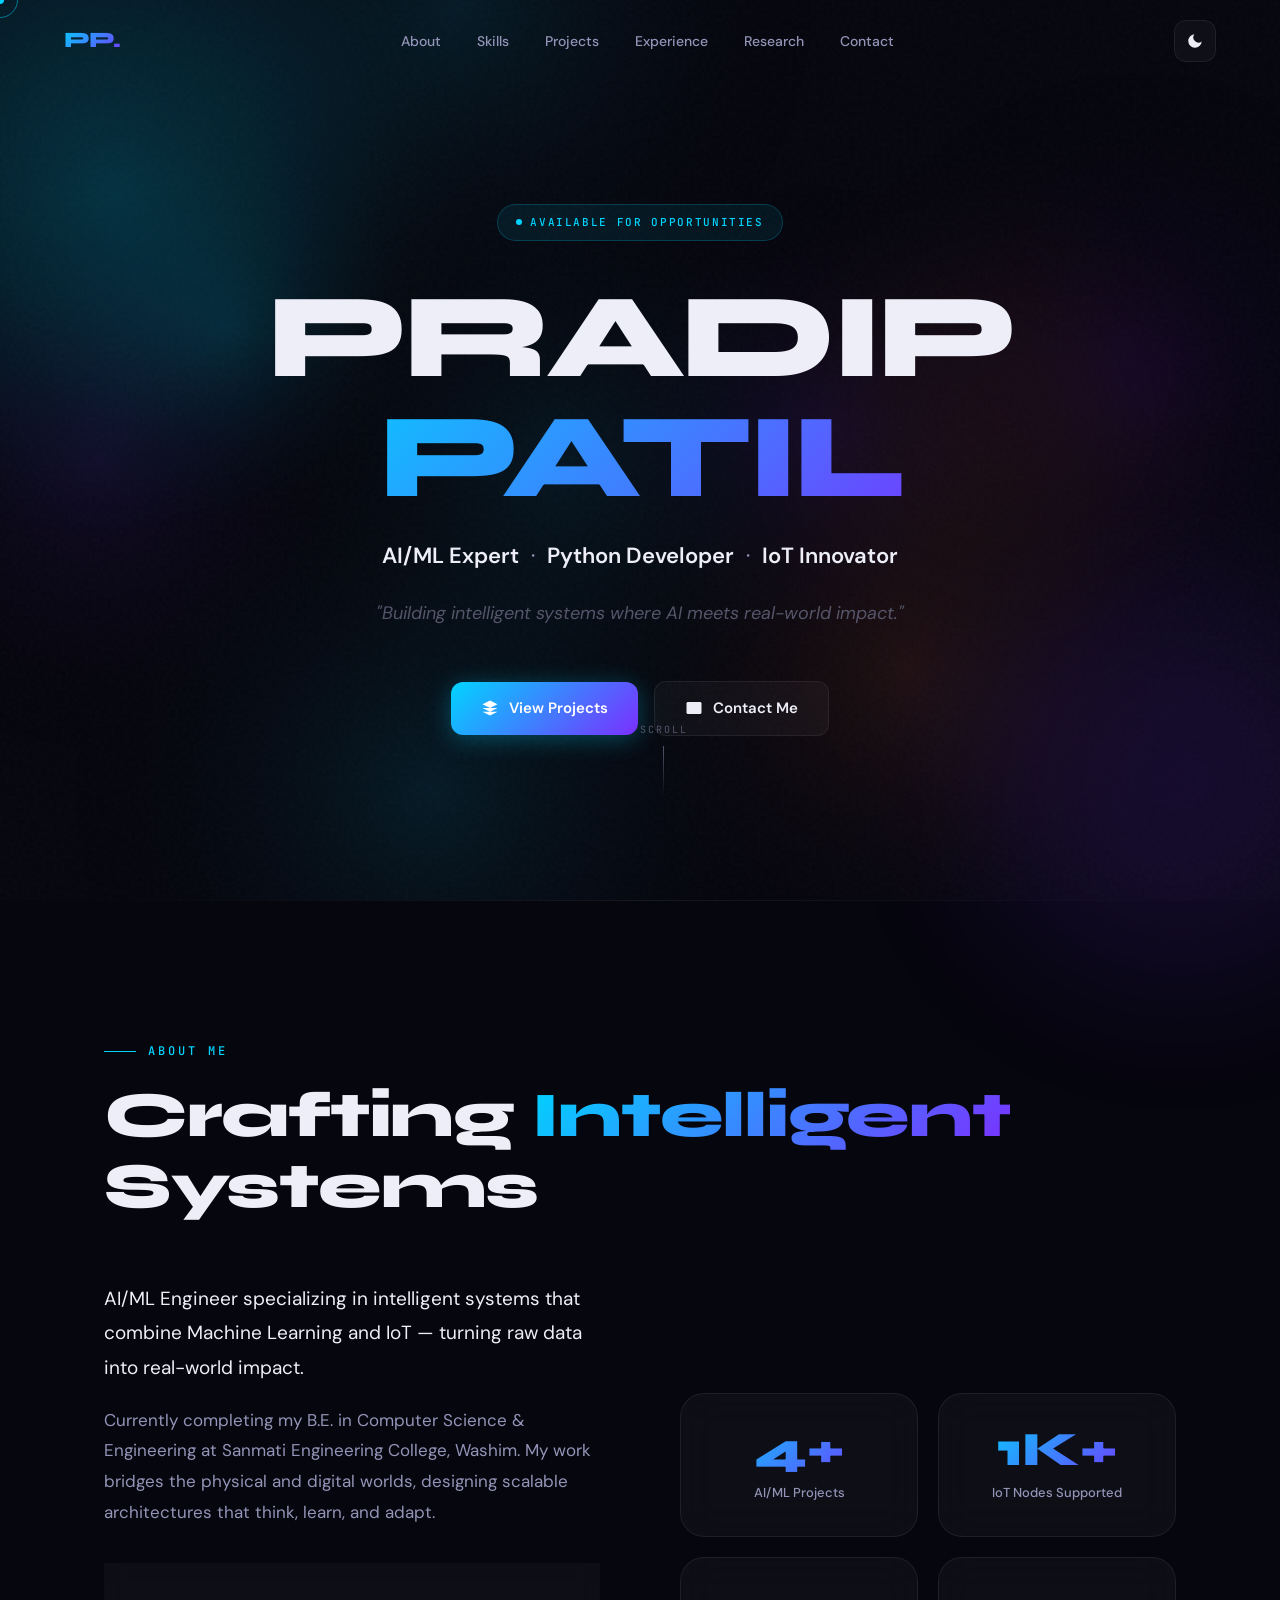
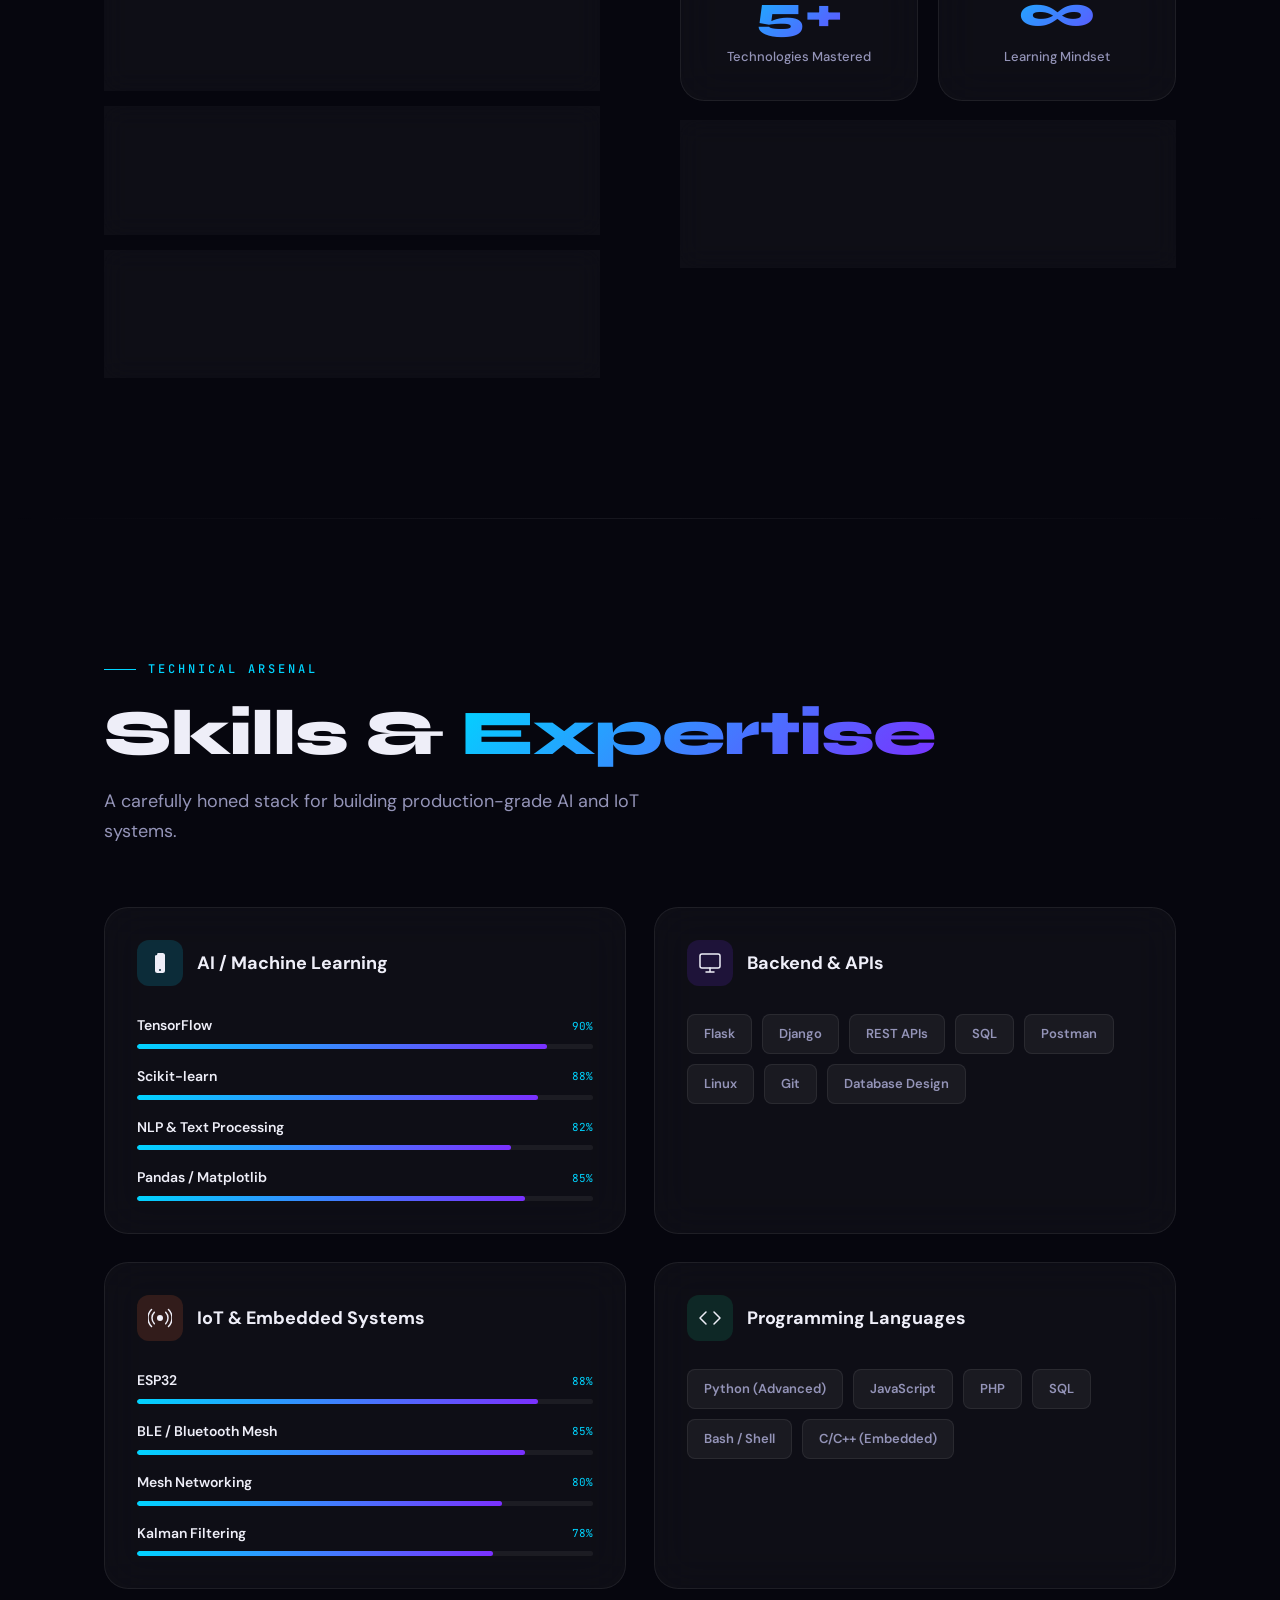
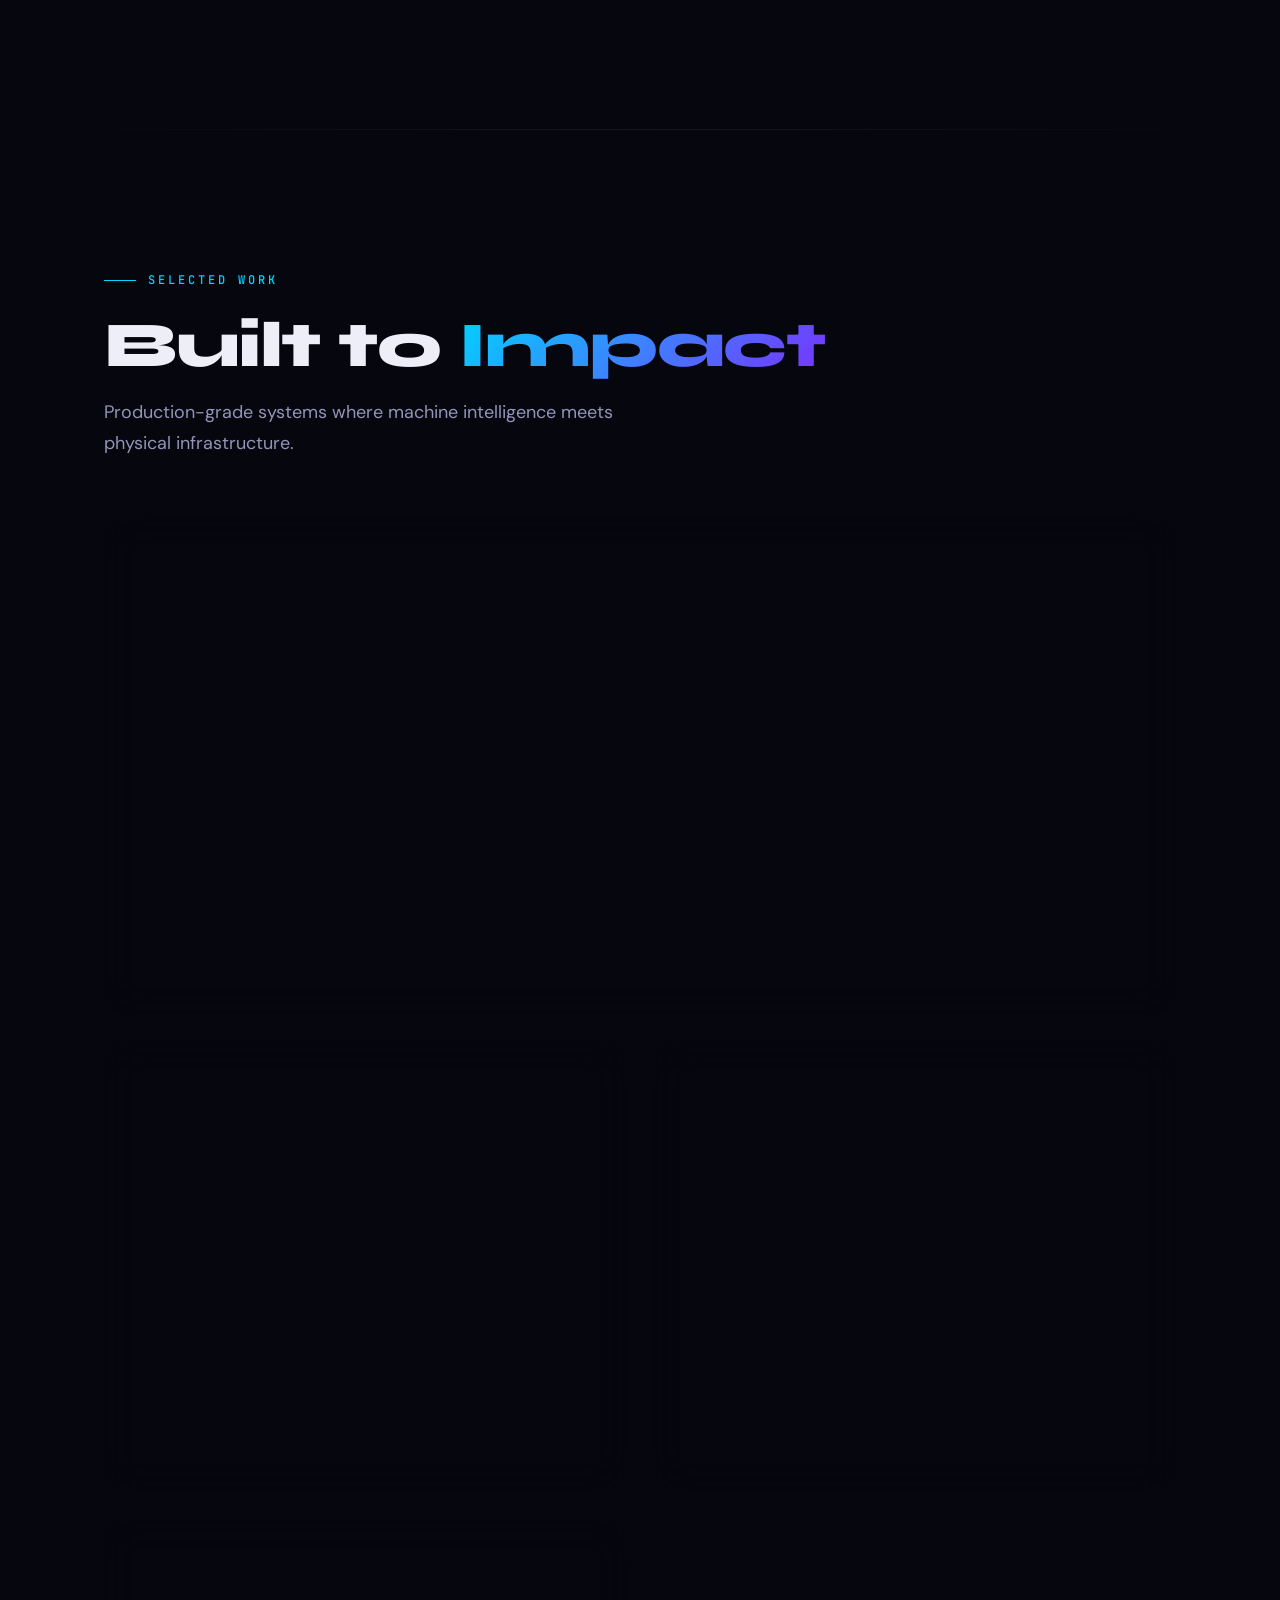
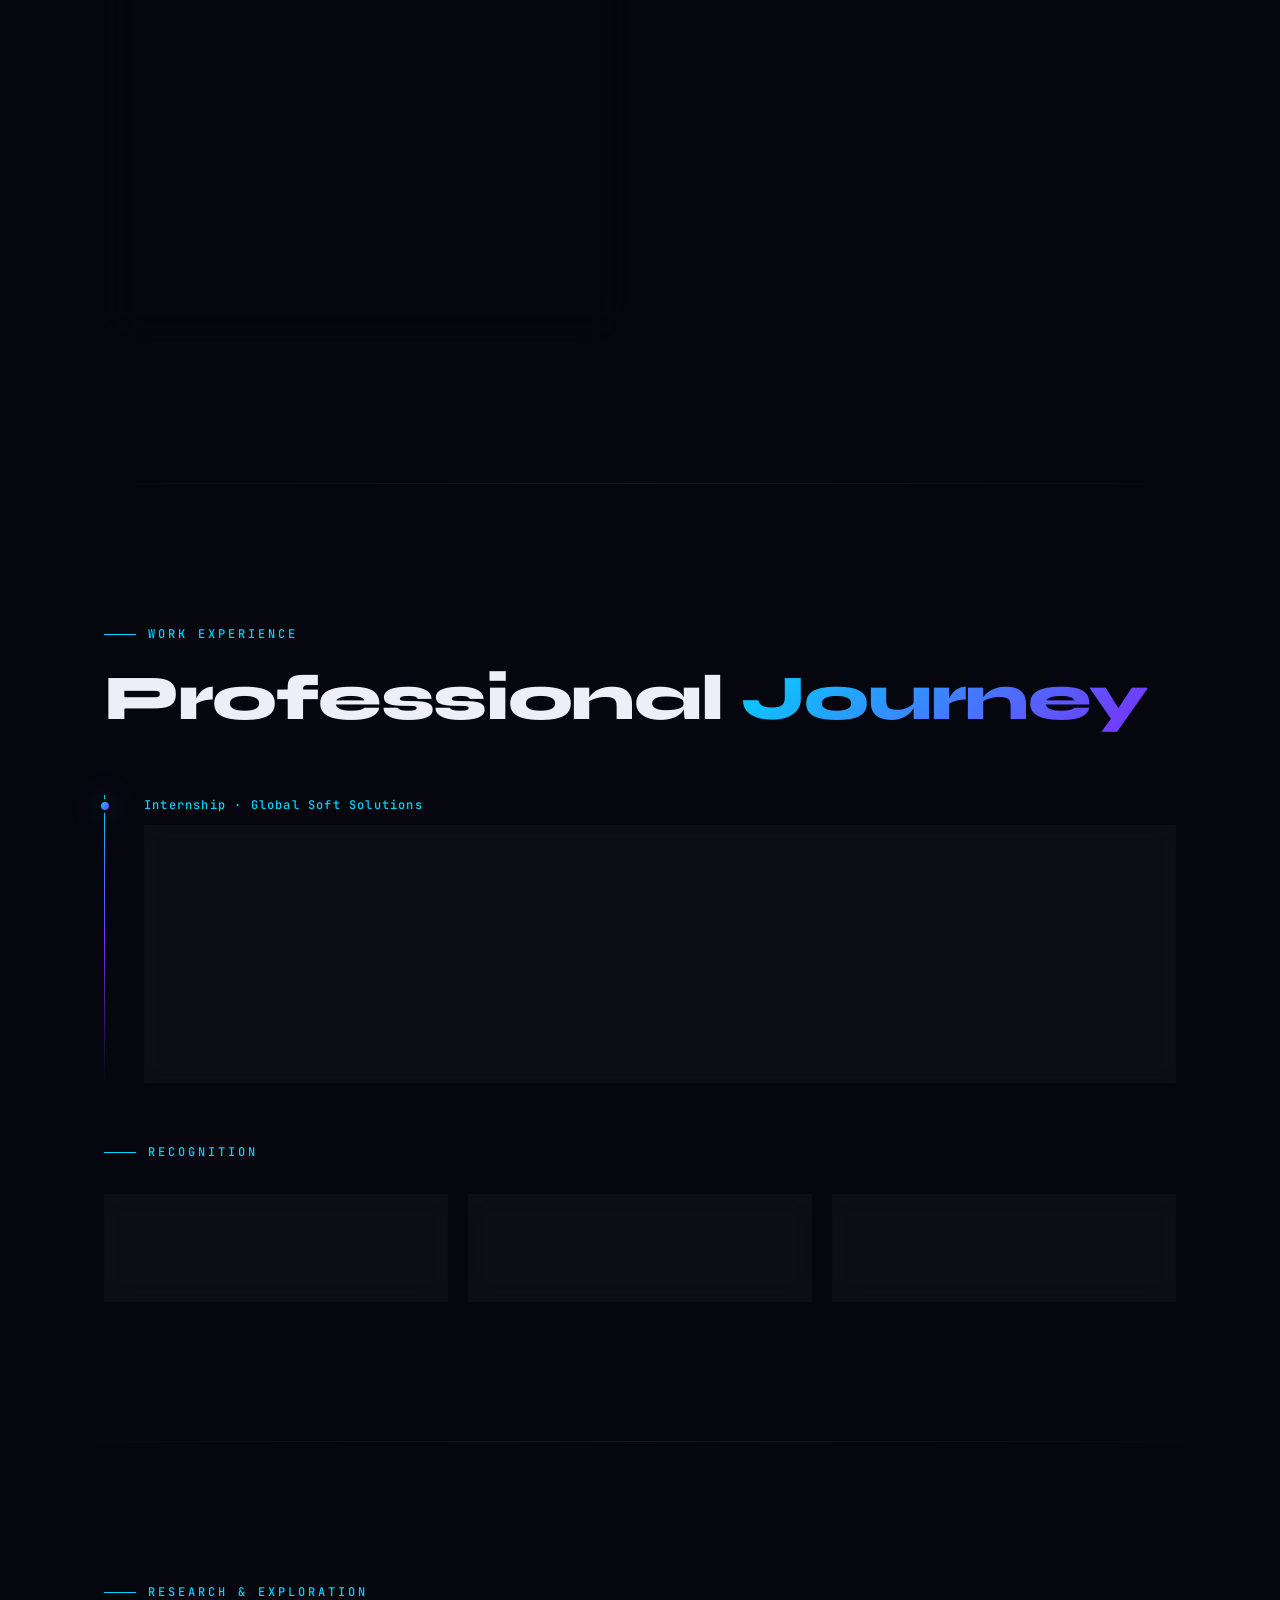
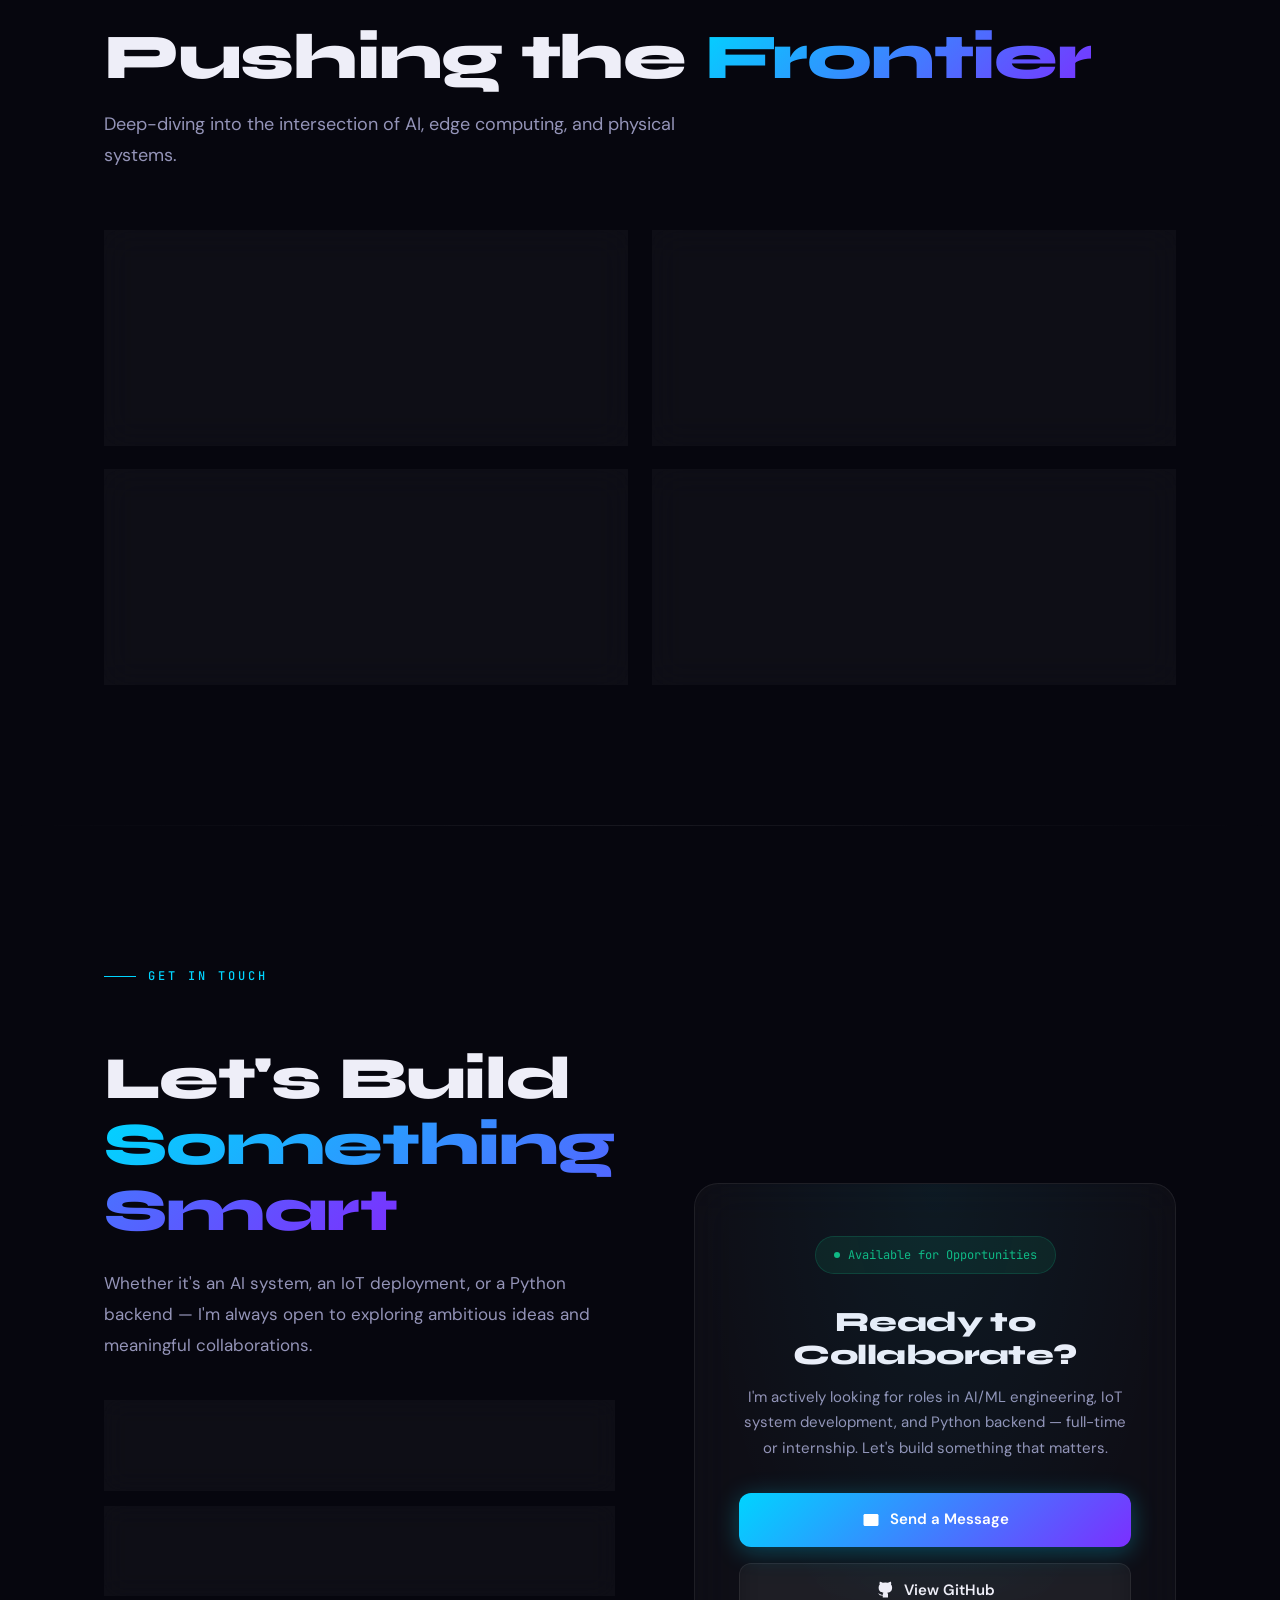
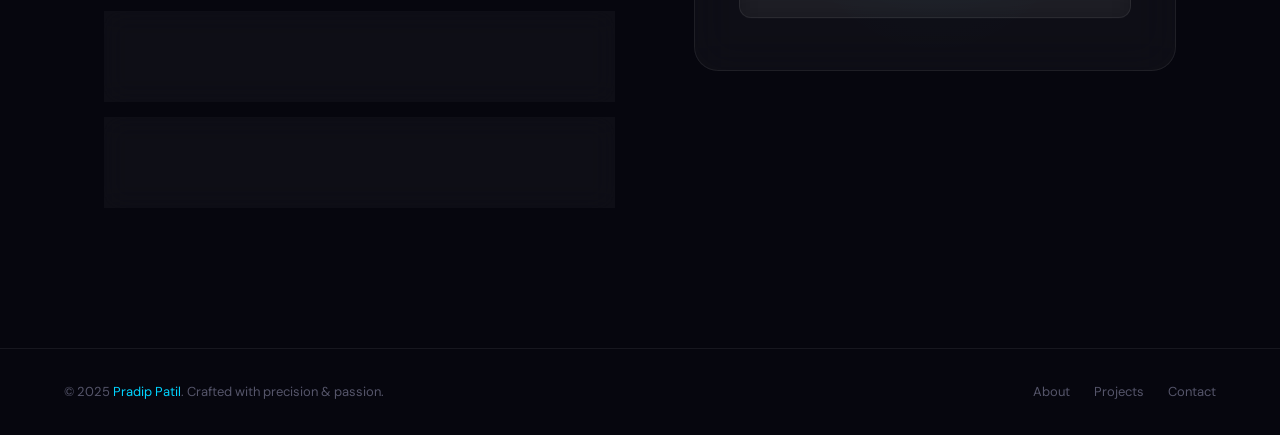
<file: index.html>
<!DOCTYPE html>
<html lang="en" data-theme="dark">
<head>
  <meta charset="UTF-8" />
  <meta name="viewport" content="width=device-width, initial-scale=1.0" />
  <title>Pradip Patil — AI/ML Engineer & IoT Innovator</title>
  <meta name="description" content="AI/ML Engineer specializing in intelligent systems combining Machine Learning and IoT." />
  <link rel="preconnect" href="https://fonts.googleapis.com" />
  <link rel="preconnect" href="https://fonts.gstatic.com" crossorigin />
  <link href="https://fonts.googleapis.com/css2?family=Syne:wght@400;500;600;700;800&family=DM+Sans:ital,opsz,wght@0,9..40,300;0,9..40,400;0,9..40,500;0,9..40,600;1,9..40,300&family=JetBrains+Mono:wght@300;400;500&display=swap" rel="stylesheet" />

  <style>
    /* ============================================================
       CSS CUSTOM PROPERTIES — THEMING
       ============================================================ */
    :root {
      /* Dark theme (default) */
      --bg:           #06060e;
      --bg-2:         #0c0c1a;
      --surface:      rgba(255,255,255,0.035);
      --surface-hover:rgba(255,255,255,0.065);
      --border:       rgba(255,255,255,0.07);
      --border-glow:  rgba(0,212,255,0.3);
      --text:         #eeeef8;
      --text-sub:     #9494b8;
      --text-mute:    #55556a;
      --accent-a:     #00d4ff;   /* cyan */
      --accent-b:     #7b2fff;   /* violet */
      --accent-c:     #ff6b35;   /* orange */
      --grad-a:       linear-gradient(135deg, #00d4ff, #7b2fff);
      --grad-b:       linear-gradient(135deg, #7b2fff, #ff6b35);
      --shadow-sm:    0 4px 16px rgba(0,0,0,0.4);
      --shadow-md:    0 8px 32px rgba(0,0,0,0.5);
      --shadow-lg:    0 20px 60px rgba(0,0,0,0.6);
      --glow-a:       0 0 30px rgba(0,212,255,0.25), 0 0 60px rgba(0,212,255,0.1);
      --glow-b:       0 0 30px rgba(123,47,255,0.3), 0 0 60px rgba(123,47,255,0.1);
      --radius:       16px;
      --radius-lg:    24px;
      --transition:   0.4s cubic-bezier(0.25, 0.46, 0.45, 0.94);
    }

    [data-theme="light"] {
      --bg:           #f4f3fb;
      --bg-2:         #ffffff;
      --surface:      rgba(255,255,255,0.75);
      --surface-hover:rgba(255,255,255,0.95);
      --border:       rgba(0,0,0,0.08);
      --border-glow:  rgba(0,150,200,0.35);
      --text:         #0d0d1e;
      --text-sub:     #44446a;
      --text-mute:    #9999bb;
      --shadow-sm:    0 4px 16px rgba(0,0,0,0.08);
      --shadow-md:    0 8px 32px rgba(0,0,0,0.12);
      --shadow-lg:    0 20px 60px rgba(0,0,0,0.15);
      --glow-a:       0 0 20px rgba(0,170,220,0.2), 0 0 40px rgba(0,170,220,0.08);
      --glow-b:       0 0 20px rgba(100,40,200,0.15), 0 0 40px rgba(100,40,200,0.06);
    }

    /* ============================================================
       RESET & BASE
       ============================================================ */
    *, *::before, *::after { margin: 0; padding: 0; box-sizing: border-box; }

    html {
      scroll-behavior: smooth;
      font-size: 16px;
      overflow-x: hidden;
    }

    body {
      font-family: 'DM Sans', sans-serif;
      background: var(--bg);
      color: var(--text);
      line-height: 1.7;
      transition: background var(--transition), color var(--transition);
      overflow-x: hidden;
      cursor: none;
    }

    /* ============================================================
       CUSTOM CURSOR
       ============================================================ */
    .cursor-dot {
      position: fixed;
      top: 0; left: 0;
      width: 8px; height: 8px;
      background: var(--accent-a);
      border-radius: 50%;
      pointer-events: none;
      z-index: 9999;
      transform: translate(-50%, -50%);
      transition: transform 0.08s ease, width 0.3s ease, height 0.3s ease, opacity 0.3s ease;
    }

    .cursor-ring {
      position: fixed;
      top: 0; left: 0;
      width: 36px; height: 36px;
      border: 1.5px solid rgba(0,212,255,0.5);
      border-radius: 50%;
      pointer-events: none;
      z-index: 9998;
      transform: translate(-50%, -50%);
      transition: transform 0.18s ease, width 0.3s ease, height 0.3s ease, opacity 0.3s ease, border-color 0.3s ease;
    }

    body:has(a:hover, button:hover) .cursor-dot { transform: translate(-50%,-50%) scale(2.5); background: var(--accent-b); }
    body:has(a:hover, button:hover) .cursor-ring { width: 52px; height: 52px; border-color: rgba(123,47,255,0.5); }

    /* ============================================================
       SCROLLBAR
       ============================================================ */
    ::-webkit-scrollbar { width: 5px; }
    ::-webkit-scrollbar-track { background: var(--bg); }
    ::-webkit-scrollbar-thumb { background: var(--accent-b); border-radius: 10px; }

    /* ============================================================
       SELECTION
       ============================================================ */
    ::selection { background: rgba(0,212,255,0.2); color: var(--accent-a); }

    /* ============================================================
       TYPOGRAPHY SCALE
       ============================================================ */
    .font-display { font-family: 'Syne', sans-serif; }
    .font-mono    { font-family: 'JetBrains Mono', monospace; }

    h1, h2, h3, h4 { font-family: 'Syne', sans-serif; line-height: 1.15; letter-spacing: -0.02em; }

    /* ============================================================
       LAYOUT UTILITIES
       ============================================================ */
    .container {
      max-width: 1200px;
      margin: 0 auto;
      padding: 0 clamp(20px, 5vw, 80px);
    }

    .section {
      padding: clamp(80px, 12vw, 140px) 0;
      position: relative;
    }

    .section-label {
      font-family: 'JetBrains Mono', monospace;
      font-size: 12px;
      font-weight: 500;
      letter-spacing: 0.25em;
      text-transform: uppercase;
      color: var(--accent-a);
      display: flex;
      align-items: center;
      gap: 12px;
      margin-bottom: 20px;
      opacity: 0.8;
    }

    .section-label::before {
      content: '';
      display: block;
      width: 32px;
      height: 1px;
      background: var(--accent-a);
    }

    .section-title {
      font-size: clamp(36px, 5vw, 64px);
      font-weight: 800;
      margin-bottom: 16px;
      line-height: 1.1;
    }

    .section-subtitle {
      font-size: clamp(16px, 2vw, 18px);
      color: var(--text-sub);
      max-width: 580px;
      font-weight: 400;
    }

    .gradient-text {
      background: var(--grad-a);
      -webkit-background-clip: text;
      -webkit-text-fill-color: transparent;
      background-clip: text;
    }

    /* ============================================================
       ANIMATED MESH BACKGROUND
       ============================================================ */
    .mesh-bg {
      position: fixed;
      inset: 0;
      z-index: 0;
      overflow: hidden;
      pointer-events: none;
    }

    .mesh-bg canvas {
      width: 100%;
      height: 100%;
    }

    /* Subtle noise texture overlay */
    .noise-overlay {
      position: fixed;
      inset: 0;
      z-index: 1;
      pointer-events: none;
      opacity: 0.03;
      background-image: url("data:image/svg+xml,%3Csvg viewBox='0 0 256 256' xmlns='http://www.w3.org/2000/svg'%3E%3Cfilter id='noise'%3E%3CfeTurbulence type='fractalNoise' baseFrequency='0.9' numOctaves='4' stitchTiles='stitch'/%3E%3C/filter%3E%3Crect width='100%25' height='100%25' filter='url(%23noise)'/%3E%3C/svg%3E");
    }

    /* ============================================================
       NAVBAR
       ============================================================ */
    .navbar {
      position: fixed;
      top: 0; left: 0; right: 0;
      z-index: 1000;
      padding: 20px clamp(20px, 5vw, 80px);
      display: flex;
      align-items: center;
      justify-content: space-between;
      transition: all var(--transition);
    }

    .navbar.scrolled {
      padding: 14px clamp(20px, 5vw, 80px);
      background: rgba(6, 6, 14, 0.75);
      backdrop-filter: blur(24px) saturate(1.5);
      -webkit-backdrop-filter: blur(24px) saturate(1.5);
      border-bottom: 1px solid var(--border);
      box-shadow: var(--shadow-sm);
    }

    [data-theme="light"] .navbar.scrolled {
      background: rgba(244, 243, 251, 0.82);
    }

    .nav-logo {
      font-family: 'Syne', sans-serif;
      font-size: 22px;
      font-weight: 800;
      background: var(--grad-a);
      -webkit-background-clip: text;
      -webkit-text-fill-color: transparent;
      background-clip: text;
      text-decoration: none;
      letter-spacing: -0.03em;
    }

    .nav-links {
      display: flex;
      align-items: center;
      gap: 8px;
      list-style: none;
    }

    .nav-links a {
      font-family: 'DM Sans', sans-serif;
      font-size: 14px;
      font-weight: 500;
      color: var(--text-sub);
      text-decoration: none;
      padding: 8px 14px;
      border-radius: 8px;
      transition: color 0.25s ease, background 0.25s ease;
      position: relative;
    }

    .nav-links a:hover,
    .nav-links a.active {
      color: var(--text);
      background: var(--surface);
    }

    .nav-links a.active::after {
      content: '';
      position: absolute;
      bottom: 2px; left: 50%;
      transform: translateX(-50%);
      width: 4px; height: 4px;
      background: var(--accent-a);
      border-radius: 50%;
    }

    .nav-right {
      display: flex;
      align-items: center;
      gap: 12px;
    }

    /* Theme Toggle */
    .theme-toggle {
      width: 42px; height: 42px;
      border-radius: 12px;
      border: 1px solid var(--border);
      background: var(--surface);
      color: var(--text);
      cursor: none;
      display: flex;
      align-items: center;
      justify-content: center;
      transition: all 0.3s ease;
      backdrop-filter: blur(12px);
      -webkit-backdrop-filter: blur(12px);
    }

    .theme-toggle:hover {
      border-color: var(--border-glow);
      background: var(--surface-hover);
      box-shadow: var(--glow-a);
    }

    .theme-toggle svg { width: 18px; height: 18px; fill: currentColor; }
    .icon-sun  { display: none; }
    .icon-moon { display: block; }
    [data-theme="light"] .icon-sun  { display: block; }
    [data-theme="light"] .icon-moon { display: none; }

    /* Hamburger */
    .nav-hamburger {
      display: none;
      flex-direction: column;
      gap: 5px;
      cursor: none;
      padding: 8px;
      background: none;
      border: none;
    }

    .nav-hamburger span {
      display: block;
      width: 24px; height: 2px;
      background: var(--text);
      border-radius: 2px;
      transition: all 0.3s ease;
    }

    /* Mobile Nav */
    .nav-mobile {
      position: fixed;
      top: 0; right: -100%;
      width: min(320px, 85vw);
      height: 100vh;
      background: var(--bg-2);
      border-left: 1px solid var(--border);
      backdrop-filter: blur(24px);
      -webkit-backdrop-filter: blur(24px);
      z-index: 999;
      transition: right 0.4s cubic-bezier(0.25, 0.46, 0.45, 0.94);
      display: flex;
      flex-direction: column;
      padding: 100px 40px 40px;
      gap: 8px;
    }

    .nav-mobile.open { right: 0; }

    .nav-mobile a {
      font-family: 'Syne', sans-serif;
      font-size: 24px;
      font-weight: 700;
      color: var(--text);
      text-decoration: none;
      padding: 12px 0;
      border-bottom: 1px solid var(--border);
      transition: color 0.25s ease, padding-left 0.25s ease;
    }

    .nav-mobile a:hover { color: var(--accent-a); padding-left: 12px; }

    .nav-overlay {
      position: fixed;
      inset: 0;
      background: rgba(0,0,0,0.6);
      z-index: 998;
      opacity: 0;
      pointer-events: none;
      transition: opacity 0.4s ease;
      backdrop-filter: blur(4px);
    }

    .nav-overlay.active { opacity: 1; pointer-events: all; }

    /* ============================================================
       HERO SECTION
       ============================================================ */
    #hero {
      position: relative;
      min-height: 100vh;
      display: flex;
      align-items: center;
      justify-content: center;
      text-align: center;
      z-index: 2;
      padding: 120px 20px 80px;
    }

    .hero-content {
      max-width: 900px;
      position: relative;
    }

    .hero-badge {
      display: inline-flex;
      align-items: center;
      gap: 8px;
      font-family: 'JetBrains Mono', monospace;
      font-size: 11px;
      font-weight: 500;
      letter-spacing: 0.15em;
      text-transform: uppercase;
      color: var(--accent-a);
      background: rgba(0,212,255,0.08);
      border: 1px solid rgba(0,212,255,0.2);
      padding: 8px 18px;
      border-radius: 100px;
      margin-bottom: 36px;
      opacity: 0;
      transform: translateY(20px);
      animation: fadeSlideUp 0.8s ease 0.2s forwards;
    }

    .hero-badge-dot {
      width: 6px; height: 6px;
      background: var(--accent-a);
      border-radius: 50%;
      animation: pulse 2s ease-in-out infinite;
    }

    @keyframes pulse {
      0%, 100% { opacity: 1; transform: scale(1); }
      50%       { opacity: 0.5; transform: scale(0.8); }
    }

    .hero-name {
      font-size: clamp(56px, 10vw, 120px);
      font-weight: 800;
      letter-spacing: -0.04em;
      line-height: 1.0;
      margin-bottom: 20px;
      opacity: 0;
      transform: translateY(30px);
      animation: fadeSlideUp 0.9s ease 0.4s forwards;
    }

    .hero-name .name-line-1 { display: block; color: var(--text); }
    .hero-name .name-line-2 {
      display: block;
      background: var(--grad-a);
      -webkit-background-clip: text;
      -webkit-text-fill-color: transparent;
      background-clip: text;
    }

    .hero-title {
      font-family: 'DM Sans', sans-serif;
      font-size: clamp(16px, 2.5vw, 22px);
      font-weight: 400;
      color: var(--text-sub);
      margin-bottom: 24px;
      opacity: 0;
      transform: translateY(30px);
      animation: fadeSlideUp 0.9s ease 0.6s forwards;
    }

    .hero-title strong {
      color: var(--text);
      font-weight: 600;
    }

    .hero-tagline {
      font-family: 'DM Sans', sans-serif;
      font-size: clamp(14px, 1.8vw, 18px);
      font-style: italic;
      color: var(--text-mute);
      margin-bottom: 52px;
      opacity: 0;
      transform: translateY(30px);
      animation: fadeSlideUp 0.9s ease 0.75s forwards;
      max-width: 560px;
      margin-left: auto;
      margin-right: auto;
    }

    .hero-ctas {
      display: flex;
      align-items: center;
      justify-content: center;
      gap: 16px;
      flex-wrap: wrap;
      opacity: 0;
      transform: translateY(30px);
      animation: fadeSlideUp 0.9s ease 0.95s forwards;
    }

    .hero-scroll-hint {
      position: absolute;
      bottom: -60px;
      left: 50%;
      transform: translateX(-50%);
      display: flex;
      flex-direction: column;
      align-items: center;
      gap: 8px;
      opacity: 0;
      animation: fadeSlideUp 1s ease 1.4s forwards;
    }

    .hero-scroll-hint span {
      font-family: 'JetBrains Mono', monospace;
      font-size: 10px;
      letter-spacing: 0.2em;
      text-transform: uppercase;
      color: var(--text-mute);
    }

    .scroll-line {
      width: 1px;
      height: 50px;
      background: linear-gradient(to bottom, var(--text-mute), transparent);
      animation: scrollAnim 2s ease-in-out infinite;
    }

    @keyframes scrollAnim {
      0%   { transform: scaleY(0); transform-origin: top; }
      50%  { transform: scaleY(1); transform-origin: top; }
      51%  { transform: scaleY(1); transform-origin: bottom; }
      100% { transform: scaleY(0); transform-origin: bottom; }
    }

    @keyframes fadeSlideUp {
      to { opacity: 1; transform: translateY(0); }
    }

    /* Hero floating orbs (decorative, behind content) */
    .hero-orb {
      position: absolute;
      border-radius: 50%;
      filter: blur(80px);
      opacity: 0.12;
      pointer-events: none;
      animation: orbFloat 8s ease-in-out infinite;
    }

    .hero-orb-1 {
      width: 500px; height: 500px;
      background: var(--accent-a);
      top: -100px; left: -150px;
      animation-delay: 0s;
    }

    .hero-orb-2 {
      width: 400px; height: 400px;
      background: var(--accent-b);
      bottom: -80px; right: -100px;
      animation-delay: 3s;
    }

    .hero-orb-3 {
      width: 300px; height: 300px;
      background: var(--accent-c);
      top: 30%; right: 10%;
      opacity: 0.07;
      animation-delay: 5s;
    }

    @keyframes orbFloat {
      0%, 100% { transform: translate(0, 0) scale(1); }
      33%       { transform: translate(30px, -30px) scale(1.05); }
      66%       { transform: translate(-20px, 20px) scale(0.95); }
    }

    /* ============================================================
       BUTTONS
       ============================================================ */
    .btn {
      display: inline-flex;
      align-items: center;
      gap: 10px;
      font-family: 'DM Sans', sans-serif;
      font-size: 15px;
      font-weight: 600;
      padding: 14px 30px;
      border-radius: 12px;
      text-decoration: none;
      border: none;
      cursor: none;
      transition: all 0.3s cubic-bezier(0.25, 0.46, 0.45, 0.94);
      position: relative;
      overflow: hidden;
      white-space: nowrap;
    }

    .btn::after {
      content: '';
      position: absolute;
      inset: 0;
      background: rgba(255,255,255,0.1);
      transform: scaleX(0);
      transform-origin: left;
      transition: transform 0.3s ease;
    }

    .btn:hover::after { transform: scaleX(1); }

    .btn-primary {
      background: var(--grad-a);
      color: #fff;
      box-shadow: 0 4px 24px rgba(0,212,255,0.3);
    }

    .btn-primary:hover {
      transform: translateY(-2px);
      box-shadow: 0 8px 32px rgba(0,212,255,0.45);
    }

    .btn-secondary {
      background: var(--surface);
      color: var(--text);
      border: 1px solid var(--border);
      backdrop-filter: blur(12px);
      -webkit-backdrop-filter: blur(12px);
    }

    .btn-secondary:hover {
      border-color: var(--border-glow);
      background: var(--surface-hover);
      transform: translateY(-2px);
      box-shadow: var(--glow-a);
    }

    .btn svg { width: 18px; height: 18px; fill: currentColor; flex-shrink: 0; }

    /* ============================================================
       ABOUT SECTION
       ============================================================ */
    #about {
      z-index: 2;
      position: relative;
    }

    .about-grid {
      display: grid;
      grid-template-columns: 1fr 1fr;
      gap: 80px;
      align-items: center;
      margin-top: 60px;
    }

    .about-text p {
      font-size: 17px;
      color: var(--text-sub);
      margin-bottom: 20px;
      line-height: 1.8;
    }

    .about-text p:first-of-type { font-size: 19px; color: var(--text); font-weight: 400; }

    .about-highlights {
      margin-top: 36px;
      display: flex;
      flex-direction: column;
      gap: 16px;
    }

    .highlight-item {
      display: flex;
      align-items: flex-start;
      gap: 16px;
      padding: 18px 20px;
      border-radius: var(--radius);
      background: var(--surface);
      border: 1px solid var(--border);
      backdrop-filter: blur(12px);
      -webkit-backdrop-filter: blur(12px);
      transition: all 0.3s ease;
    }

    .highlight-item:hover {
      border-color: var(--border-glow);
      background: var(--surface-hover);
      transform: translateX(6px);
      box-shadow: var(--glow-a);
    }

    .highlight-icon {
      width: 40px; height: 40px;
      border-radius: 10px;
      background: var(--grad-a);
      display: flex;
      align-items: center;
      justify-content: center;
      flex-shrink: 0;
    }

    .highlight-icon svg { width: 20px; height: 20px; fill: #fff; }

    .highlight-text h4 {
      font-size: 15px;
      font-weight: 700;
      margin-bottom: 4px;
    }

    .highlight-text p {
      font-size: 14px;
      color: var(--text-sub);
      margin: 0;
    }

    .about-stats {
      display: grid;
      grid-template-columns: 1fr 1fr;
      gap: 20px;
    }

    .stat-card {
      padding: 32px 28px;
      border-radius: var(--radius-lg);
      background: var(--surface);
      border: 1px solid var(--border);
      backdrop-filter: blur(20px);
      -webkit-backdrop-filter: blur(20px);
      text-align: center;
      transition: all 0.35s ease;
      position: relative;
      overflow: hidden;
    }

    .stat-card::before {
      content: '';
      position: absolute;
      top: 0; left: 0; right: 0;
      height: 2px;
      background: var(--grad-a);
      transform: scaleX(0);
      transform-origin: left;
      transition: transform 0.4s ease;
    }

    .stat-card:hover::before { transform: scaleX(1); }

    .stat-card:hover {
      border-color: var(--border-glow);
      transform: translateY(-4px);
      box-shadow: var(--shadow-md), var(--glow-a);
    }

    .stat-value {
      font-family: 'Syne', sans-serif;
      font-size: 48px;
      font-weight: 800;
      background: var(--grad-a);
      -webkit-background-clip: text;
      -webkit-text-fill-color: transparent;
      background-clip: text;
      line-height: 1;
      margin-bottom: 8px;
    }

    .stat-label {
      font-size: 13px;
      font-weight: 500;
      color: var(--text-sub);
    }

    /* Education card */
    .edu-card {
      grid-column: 1 / -1;
      padding: 28px;
      border-radius: var(--radius);
      background: var(--surface);
      border: 1px solid var(--border);
      backdrop-filter: blur(12px);
      -webkit-backdrop-filter: blur(12px);
      display: flex;
      align-items: center;
      gap: 20px;
      transition: all 0.3s ease;
    }

    .edu-card:hover {
      border-color: var(--border-glow);
      transform: translateY(-2px);
      box-shadow: var(--glow-a);
    }

    .edu-icon {
      width: 52px; height: 52px;
      border-radius: 14px;
      background: linear-gradient(135deg, rgba(123,47,255,0.2), rgba(0,212,255,0.2));
      border: 1px solid rgba(0,212,255,0.2);
      display: flex; align-items: center; justify-content: center;
      flex-shrink: 0;
    }

    .edu-icon svg { width: 26px; height: 26px; fill: var(--accent-a); }

    .edu-info h4 {
      font-size: 16px; font-weight: 700; margin-bottom: 4px;
    }

    .edu-info p { font-size: 14px; color: var(--text-sub); margin: 0; }

    .edu-badge {
      margin-left: auto;
      font-family: 'JetBrains Mono', monospace;
      font-size: 11px;
      font-weight: 500;
      color: var(--accent-a);
      background: rgba(0,212,255,0.1);
      border: 1px solid rgba(0,212,255,0.2);
      padding: 6px 14px;
      border-radius: 100px;
      white-space: nowrap;
    }

    /* ============================================================
       SKILLS SECTION
       ============================================================ */
    #skills {
      z-index: 2;
      position: relative;
    }

    .skills-header {
      margin-bottom: 60px;
    }

    .skills-grid {
      display: grid;
      grid-template-columns: repeat(2, 1fr);
      gap: 28px;
    }

    .skill-category {
      padding: 32px;
      border-radius: var(--radius-lg);
      background: var(--surface);
      border: 1px solid var(--border);
      backdrop-filter: blur(20px);
      -webkit-backdrop-filter: blur(20px);
      transition: all 0.4s ease;
      position: relative;
      overflow: hidden;
    }

    .skill-category::after {
      content: '';
      position: absolute;
      inset: 0;
      background: var(--grad-a);
      opacity: 0;
      transition: opacity 0.4s ease;
    }

    .skill-category:hover {
      border-color: var(--border-glow);
      box-shadow: var(--shadow-md), var(--glow-a);
      transform: translateY(-4px);
    }

    .skill-cat-header {
      display: flex;
      align-items: center;
      gap: 14px;
      margin-bottom: 28px;
    }

    .skill-cat-icon {
      width: 46px; height: 46px;
      border-radius: 12px;
      display: flex; align-items: center; justify-content: center;
      flex-shrink: 0;
    }

    .skill-cat-icon svg { width: 24px; height: 24px; }

    .skill-cat-icon.cyan   { background: rgba(0,212,255,0.15); }
    .skill-cat-icon.violet { background: rgba(123,47,255,0.15); }
    .skill-cat-icon.orange { background: rgba(255,107,53,0.15); }
    .skill-cat-icon.green  { background: rgba(16,185,129,0.15); }

    .skill-cat-icon.cyan   svg { fill: var(--accent-a); }
    .skill-cat-icon.violet svg { fill: var(--accent-b); }
    .skill-cat-icon.orange svg { fill: var(--accent-c); }
    .skill-cat-icon.green  svg { fill: #10b981; }

    .skill-cat-title {
      font-size: 18px;
      font-weight: 700;
    }

    .skill-tags {
      display: flex;
      flex-wrap: wrap;
      gap: 10px;
    }

    .skill-tag {
      font-family: 'DM Sans', sans-serif;
      font-size: 13px;
      font-weight: 600;
      padding: 8px 16px;
      border-radius: 8px;
      background: rgba(255,255,255,0.05);
      border: 1px solid var(--border);
      color: var(--text-sub);
      transition: all 0.3s ease;
      cursor: default;
    }

    .skill-tag:hover {
      color: var(--accent-a);
      border-color: rgba(0,212,255,0.4);
      background: rgba(0,212,255,0.08);
      transform: translateY(-2px);
      box-shadow: 0 4px 12px rgba(0,212,255,0.15);
    }

    /* Skill bar rows */
    .skill-bars {
      display: flex;
      flex-direction: column;
      gap: 16px;
    }

    .skill-bar-row {
      display: flex;
      flex-direction: column;
      gap: 6px;
    }

    .skill-bar-info {
      display: flex;
      justify-content: space-between;
      align-items: center;
    }

    .skill-bar-name {
      font-size: 14px;
      font-weight: 600;
      color: var(--text);
    }

    .skill-bar-pct {
      font-family: 'JetBrains Mono', monospace;
      font-size: 11px;
      color: var(--accent-a);
    }

    .skill-bar-track {
      height: 5px;
      background: rgba(255,255,255,0.06);
      border-radius: 100px;
      overflow: hidden;
    }

    .skill-bar-fill {
      height: 100%;
      background: var(--grad-a);
      border-radius: 100px;
      width: 0%;
      transition: width 1.4s cubic-bezier(0.25, 0.46, 0.45, 0.94);
    }

    /* ============================================================
       PROJECTS SECTION
       ============================================================ */
    #projects {
      z-index: 2;
      position: relative;
    }

    .projects-header {
      margin-bottom: 60px;
    }

    .projects-grid {
      display: grid;
      grid-template-columns: repeat(2, 1fr);
      gap: 28px;
    }

    .project-card {
      padding: 36px;
      border-radius: var(--radius-lg);
      background: var(--surface);
      border: 1px solid var(--border);
      backdrop-filter: blur(20px);
      -webkit-backdrop-filter: blur(20px);
      transition: all 0.4s cubic-bezier(0.25, 0.46, 0.45, 0.94);
      position: relative;
      overflow: hidden;
      cursor: none;
    }

    /* Gradient border glow on hover */
    .project-card::before {
      content: '';
      position: absolute;
      inset: -1px;
      border-radius: var(--radius-lg);
      background: var(--grad-a);
      z-index: -1;
      opacity: 0;
      transition: opacity 0.4s ease;
    }

    .project-card::after {
      content: '';
      position: absolute;
      inset: 1px;
      border-radius: calc(var(--radius-lg) - 1px);
      background: var(--bg-2);
      z-index: -1;
    }

    [data-theme="light"] .project-card::after { background: rgba(244, 243, 251, 0.95); }

    .project-card:hover {
      transform: translateY(-8px) scale(1.01);
      box-shadow: var(--shadow-lg), var(--glow-a);
      border-color: transparent;
    }

    .project-card:hover::before { opacity: 1; }

    .project-num {
      font-family: 'JetBrains Mono', monospace;
      font-size: 11px;
      font-weight: 500;
      color: var(--accent-a);
      letter-spacing: 0.1em;
      margin-bottom: 16px;
    }

    .project-title {
      font-size: 22px;
      font-weight: 800;
      margin-bottom: 14px;
      line-height: 1.2;
    }

    .project-desc {
      font-size: 15px;
      color: var(--text-sub);
      line-height: 1.75;
      margin-bottom: 24px;
    }

    .project-features {
      list-style: none;
      margin-bottom: 28px;
      display: flex;
      flex-direction: column;
      gap: 8px;
    }

    .project-features li {
      display: flex;
      align-items: flex-start;
      gap: 10px;
      font-size: 14px;
      color: var(--text-sub);
    }

    .project-features li::before {
      content: '';
      display: block;
      width: 6px; height: 6px;
      background: var(--accent-a);
      border-radius: 50%;
      flex-shrink: 0;
      margin-top: 7px;
    }

    .project-tech {
      display: flex;
      flex-wrap: wrap;
      gap: 8px;
    }

    .tech-badge {
      font-family: 'JetBrains Mono', monospace;
      font-size: 11px;
      font-weight: 500;
      padding: 5px 12px;
      border-radius: 6px;
      background: rgba(0,212,255,0.08);
      border: 1px solid rgba(0,212,255,0.18);
      color: var(--accent-a);
      letter-spacing: 0.05em;
    }

    /* Featured project — spans 2 columns */
    .project-card.featured {
      grid-column: 1 / -1;
      display: grid;
      grid-template-columns: 1fr 1fr;
      gap: 40px;
      align-items: start;
    }

    .featured-badge {
      display: inline-flex;
      align-items: center;
      gap: 6px;
      font-family: 'JetBrains Mono', monospace;
      font-size: 10px;
      font-weight: 600;
      letter-spacing: 0.15em;
      text-transform: uppercase;
      color: var(--accent-c);
      background: rgba(255,107,53,0.1);
      border: 1px solid rgba(255,107,53,0.25);
      padding: 6px 14px;
      border-radius: 100px;
      margin-bottom: 16px;
    }

    /* ============================================================
       EXPERIENCE SECTION
       ============================================================ */
    #experience {
      z-index: 2;
      position: relative;
    }

    .timeline {
      margin-top: 60px;
      position: relative;
      padding-left: 40px;
    }

    .timeline::before {
      content: '';
      position: absolute;
      left: 0; top: 0; bottom: 0;
      width: 1px;
      background: linear-gradient(to bottom, var(--accent-a), var(--accent-b), transparent);
    }

    .timeline-item {
      position: relative;
      margin-bottom: 52px;
    }

    .timeline-item:last-child { margin-bottom: 0; }

    .timeline-dot {
      position: absolute;
      left: -46px;
      top: 4px;
      width: 14px; height: 14px;
      border-radius: 50%;
      background: var(--grad-a);
      border: 3px solid var(--bg);
      box-shadow: var(--glow-a);
    }

    .timeline-date {
      font-family: 'JetBrains Mono', monospace;
      font-size: 12px;
      font-weight: 500;
      color: var(--accent-a);
      letter-spacing: 0.1em;
      margin-bottom: 10px;
    }

    .timeline-content {
      padding: 28px 32px;
      border-radius: var(--radius);
      background: var(--surface);
      border: 1px solid var(--border);
      backdrop-filter: blur(12px);
      -webkit-backdrop-filter: blur(12px);
      transition: all 0.3s ease;
    }

    .timeline-content:hover {
      border-color: var(--border-glow);
      box-shadow: var(--glow-a);
      transform: translateX(6px);
    }

    .timeline-title {
      font-size: 20px;
      font-weight: 700;
      margin-bottom: 6px;
    }

    .timeline-company {
      font-size: 14px;
      color: var(--accent-b);
      font-weight: 600;
      margin-bottom: 16px;
    }

    .timeline-points {
      list-style: none;
      display: flex;
      flex-direction: column;
      gap: 8px;
    }

    .timeline-points li {
      font-size: 14px;
      color: var(--text-sub);
      display: flex;
      gap: 10px;
      align-items: flex-start;
    }

    .timeline-points li::before {
      content: '→';
      color: var(--accent-a);
      flex-shrink: 0;
      font-family: 'JetBrains Mono', monospace;
      font-size: 13px;
    }

    /* ============================================================
       RESEARCH SECTION
       ============================================================ */
    #research {
      z-index: 2;
      position: relative;
    }

    .research-grid {
      margin-top: 60px;
      display: grid;
      grid-template-columns: repeat(2, 1fr);
      gap: 24px;
    }

    .research-card {
      padding: 32px;
      border-radius: var(--radius);
      background: var(--surface);
      border: 1px solid var(--border);
      backdrop-filter: blur(16px);
      -webkit-backdrop-filter: blur(16px);
      transition: all 0.35s ease;
      display: flex;
      gap: 20px;
      align-items: flex-start;
    }

    .research-card:hover {
      border-color: var(--border-glow);
      transform: translateY(-4px);
      box-shadow: var(--shadow-md), var(--glow-b);
    }

    .research-num {
      font-family: 'Syne', sans-serif;
      font-size: 42px;
      font-weight: 800;
      background: var(--grad-a);
      -webkit-background-clip: text;
      -webkit-text-fill-color: transparent;
      background-clip: text;
      line-height: 1;
      flex-shrink: 0;
      opacity: 0.4;
    }

    .research-info h4 {
      font-size: 17px;
      font-weight: 700;
      margin-bottom: 10px;
      line-height: 1.3;
    }

    .research-info p {
      font-size: 14px;
      color: var(--text-sub);
      line-height: 1.7;
    }

    /* ============================================================
       CONTACT SECTION
       ============================================================ */
    #contact {
      z-index: 2;
      position: relative;
    }

    .contact-wrapper {
      margin-top: 60px;
      display: grid;
      grid-template-columns: 1fr 1fr;
      gap: 80px;
      align-items: center;
    }

    .contact-headline {
      font-size: clamp(36px, 5vw, 60px);
      font-weight: 800;
      line-height: 1.1;
      margin-bottom: 24px;
    }

    .contact-sub {
      font-size: 17px;
      color: var(--text-sub);
      line-height: 1.8;
      margin-bottom: 40px;
    }

    .contact-links {
      display: flex;
      flex-direction: column;
      gap: 16px;
    }

    .contact-link {
      display: flex;
      align-items: center;
      gap: 16px;
      padding: 20px 24px;
      border-radius: var(--radius);
      background: var(--surface);
      border: 1px solid var(--border);
      backdrop-filter: blur(12px);
      -webkit-backdrop-filter: blur(12px);
      text-decoration: none;
      color: var(--text);
      transition: all 0.3s ease;
    }

    .contact-link:hover {
      border-color: var(--border-glow);
      background: var(--surface-hover);
      transform: translateX(6px);
      box-shadow: var(--glow-a);
    }

    .contact-link-icon {
      width: 44px; height: 44px;
      border-radius: 12px;
      background: var(--grad-a);
      display: flex; align-items: center; justify-content: center;
      flex-shrink: 0;
    }

    .contact-link-icon svg { width: 22px; height: 22px; fill: #fff; }

    .contact-link-info { flex: 1; }
    .contact-link-label { font-size: 12px; color: var(--text-mute); font-weight: 500; margin-bottom: 2px; }
    .contact-link-value { font-size: 15px; font-weight: 600; }

    .contact-link-arrow { color: var(--text-mute); transition: transform 0.25s ease, color 0.25s ease; }
    .contact-link:hover .contact-link-arrow { transform: translateX(4px); color: var(--accent-a); }

    /* Big CTA card */
    .contact-cta-card {
      padding: 52px 44px;
      border-radius: var(--radius-lg);
      background: var(--surface);
      border: 1px solid var(--border);
      backdrop-filter: blur(20px);
      -webkit-backdrop-filter: blur(20px);
      text-align: center;
      position: relative;
      overflow: hidden;
    }

    .contact-cta-card::before {
      content: '';
      position: absolute;
      inset: 0;
      background: radial-gradient(ellipse at top, rgba(0,212,255,0.06) 0%, transparent 70%);
      pointer-events: none;
    }

    .contact-cta-card h3 {
      font-size: 28px;
      font-weight: 800;
      margin-bottom: 14px;
    }

    .contact-cta-card p {
      font-size: 15px;
      color: var(--text-sub);
      margin-bottom: 32px;
      line-height: 1.7;
    }

    .contact-availability {
      display: inline-flex;
      align-items: center;
      gap: 8px;
      font-family: 'JetBrains Mono', monospace;
      font-size: 12px;
      color: #10b981;
      background: rgba(16,185,129,0.1);
      border: 1px solid rgba(16,185,129,0.2);
      padding: 8px 18px;
      border-radius: 100px;
      margin-bottom: 32px;
    }

    .availability-dot {
      width: 6px; height: 6px;
      background: #10b981;
      border-radius: 50%;
      animation: pulse 2s ease-in-out infinite;
    }

    /* ============================================================
       FOOTER
       ============================================================ */
    footer {
      position: relative;
      z-index: 2;
      border-top: 1px solid var(--border);
      padding: 32px clamp(20px, 5vw, 80px);
      display: flex;
      align-items: center;
      justify-content: space-between;
      flex-wrap: wrap;
      gap: 16px;
    }

    .footer-copy {
      font-size: 13px;
      color: var(--text-mute);
    }

    .footer-copy span { color: var(--accent-a); }

    .footer-links {
      display: flex;
      gap: 24px;
    }

    .footer-links a {
      font-size: 13px;
      color: var(--text-mute);
      text-decoration: none;
      transition: color 0.25s ease;
    }

    .footer-links a:hover { color: var(--accent-a); }

    /* ============================================================
       SCROLL REVEAL
       ============================================================ */
    .reveal {
      opacity: 0;
      transform: translateY(40px);
      transition: opacity 0.8s cubic-bezier(0.25, 0.46, 0.45, 0.94),
                  transform 0.8s cubic-bezier(0.25, 0.46, 0.45, 0.94);
    }

    .reveal.revealed {
      opacity: 1;
      transform: translateY(0);
    }

    .reveal-delay-1 { transition-delay: 0.1s; }
    .reveal-delay-2 { transition-delay: 0.2s; }
    .reveal-delay-3 { transition-delay: 0.3s; }
    .reveal-delay-4 { transition-delay: 0.4s; }
    .reveal-delay-5 { transition-delay: 0.5s; }

    /* ============================================================
       SECTION DIVIDER
       ============================================================ */
    .divider {
      position: relative;
      z-index: 2;
      width: 100%;
      height: 1px;
      background: linear-gradient(to right, transparent, var(--border), transparent);
    }

    /* ============================================================
       BACK TO TOP
       ============================================================ */
    .back-top {
      position: fixed;
      bottom: 32px;
      right: 32px;
      z-index: 100;
      width: 48px; height: 48px;
      border-radius: 14px;
      background: var(--surface);
      border: 1px solid var(--border);
      backdrop-filter: blur(12px);
      -webkit-backdrop-filter: blur(12px);
      display: flex; align-items: center; justify-content: center;
      cursor: none;
      transition: all 0.3s ease;
      opacity: 0;
      pointer-events: none;
      transform: translateY(10px);
    }

    .back-top.visible {
      opacity: 1;
      pointer-events: all;
      transform: translateY(0);
    }

    .back-top:hover {
      border-color: var(--border-glow);
      background: var(--surface-hover);
      box-shadow: var(--glow-a);
      transform: translateY(-2px);
    }

    .back-top svg { width: 20px; height: 20px; fill: var(--text); }

    /* ============================================================
       RESPONSIVE DESIGN
       ============================================================ */
    @media (max-width: 900px) {
      .nav-links { display: none; }
      .nav-hamburger { display: flex; }

      .about-grid { grid-template-columns: 1fr; gap: 48px; }
      .skills-grid { grid-template-columns: 1fr; }
      .projects-grid { grid-template-columns: 1fr; }
      .project-card.featured { grid-column: auto; grid-template-columns: 1fr; gap: 24px; }
      .research-grid { grid-template-columns: 1fr; }
      .contact-wrapper { grid-template-columns: 1fr; gap: 52px; }
      .about-stats { grid-template-columns: repeat(2, 1fr); }
      .edu-badge { display: none; }
    }

    @media (max-width: 600px) {
      .hero-name { font-size: clamp(44px, 14vw, 72px); }
      .about-stats { grid-template-columns: 1fr 1fr; }
      .footer { flex-direction: column; text-align: center; }
      .back-top { bottom: 20px; right: 20px; }
    }

    /* ============================================================
       PROGRESS BAR (top of page on scroll)
       ============================================================ */
    .progress-bar {
      position: fixed;
      top: 0; left: 0;
      height: 2px;
      background: var(--grad-a);
      z-index: 9999;
      width: 0%;
      transition: width 0.1s linear;
    }

    /* ============================================================
       ANIMATED GRADIENT BG (canvas fallback glow)
       ============================================================ */
    .hero-gradient-bg {
      position: absolute;
      inset: 0;
      z-index: -1;
      overflow: hidden;
    }

    /* Light mode adjustments */
    [data-theme="light"] .skill-tag { background: rgba(0,0,0,0.04); }
    [data-theme="light"] .tech-badge { background: rgba(0,120,180,0.08); border-color: rgba(0,120,180,0.2); }
    [data-theme="light"] .hero-orb { opacity: 0.07; }
    [data-theme="light"] .navbar.scrolled { border-bottom-color: rgba(0,0,0,0.08); }

  </style>
</head>
<body>

  <!-- Progress Bar -->
  <div class="progress-bar" id="progressBar"></div>

  <!-- Custom Cursor -->
  <div class="cursor-dot" id="cursorDot"></div>
  <div class="cursor-ring" id="cursorRing"></div>

  <!-- Noise Overlay -->
  <div class="noise-overlay"></div>

  <!-- ============================================================
       NAVBAR
       ============================================================ -->
  <nav class="navbar" id="navbar">
    <a href="#hero" class="nav-logo">PP.</a>

    <ul class="nav-links" id="navLinks">
      <li><a href="#about"      class="nav-link">About</a></li>
      <li><a href="#skills"     class="nav-link">Skills</a></li>
      <li><a href="#projects"   class="nav-link">Projects</a></li>
      <li><a href="#experience" class="nav-link">Experience</a></li>
      <li><a href="#research"   class="nav-link">Research</a></li>
      <li><a href="#contact"    class="nav-link">Contact</a></li>
    </ul>

    <div class="nav-right">
      <button class="theme-toggle" id="themeToggle" aria-label="Toggle theme">
        <!-- Moon icon (dark mode) -->
        <svg class="icon-moon" viewBox="0 0 24 24" xmlns="http://www.w3.org/2000/svg">
          <path d="M21 12.79A9 9 0 1 1 11.21 3 7 7 0 0 0 21 12.79z"/>
        </svg>
        <!-- Sun icon (light mode) -->
        <svg class="icon-sun" viewBox="0 0 24 24" xmlns="http://www.w3.org/2000/svg">
          <circle cx="12" cy="12" r="5"/>
          <line x1="12" y1="1" x2="12" y2="3" stroke="currentColor" stroke-width="2" stroke-linecap="round"/>
          <line x1="12" y1="21" x2="12" y2="23" stroke="currentColor" stroke-width="2" stroke-linecap="round"/>
          <line x1="4.22" y1="4.22" x2="5.64" y2="5.64" stroke="currentColor" stroke-width="2" stroke-linecap="round"/>
          <line x1="18.36" y1="18.36" x2="19.78" y2="19.78" stroke="currentColor" stroke-width="2" stroke-linecap="round"/>
          <line x1="1" y1="12" x2="3" y2="12" stroke="currentColor" stroke-width="2" stroke-linecap="round"/>
          <line x1="21" y1="12" x2="23" y2="12" stroke="currentColor" stroke-width="2" stroke-linecap="round"/>
          <line x1="4.22" y1="19.78" x2="5.64" y2="18.36" stroke="currentColor" stroke-width="2" stroke-linecap="round"/>
          <line x1="18.36" y1="5.64" x2="19.78" y2="4.22" stroke="currentColor" stroke-width="2" stroke-linecap="round"/>
        </svg>
      </button>
      <button class="nav-hamburger" id="navHamburger" aria-label="Open menu">
        <span></span><span></span><span></span>
      </button>
    </div>
  </nav>

  <!-- Mobile Nav -->
  <div class="nav-overlay" id="navOverlay"></div>
  <nav class="nav-mobile" id="navMobile">
    <a href="#about"      class="nav-link-m" id="mLink1">About</a>
    <a href="#skills"     class="nav-link-m" id="mLink2">Skills</a>
    <a href="#projects"   class="nav-link-m" id="mLink3">Projects</a>
    <a href="#experience" class="nav-link-m" id="mLink4">Experience</a>
    <a href="#research"   class="nav-link-m" id="mLink5">Research</a>
    <a href="#contact"    class="nav-link-m" id="mLink6">Contact</a>
  </nav>

  <!-- ============================================================
       HERO SECTION
       ============================================================ -->
  <section id="hero">
    <!-- Animated canvas mesh -->
    <canvas id="meshCanvas" style="position:absolute;inset:0;width:100%;height:100%;z-index:-1;"></canvas>

    <!-- Floating orbs -->
    <div class="hero-orb hero-orb-1"></div>
    <div class="hero-orb hero-orb-2"></div>
    <div class="hero-orb hero-orb-3"></div>

    <div class="hero-content">
      <div class="hero-badge">
        <span class="hero-badge-dot"></span>
        Available for Opportunities
      </div>

      <h1 class="hero-name font-display">
        <span class="name-line-1">PRADIP</span>
        <span class="name-line-2">PATIL</span>
      </h1>

      <p class="hero-title">
        <strong>AI/ML Expert</strong> &nbsp;·&nbsp; <strong>Python Developer</strong> &nbsp;·&nbsp; <strong>IoT Innovator</strong>
      </p>

      <p class="hero-tagline">
        "Building intelligent systems where AI meets real-world impact."
      </p>

      <div class="hero-ctas">
        <a href="#projects" class="btn btn-primary">
          <svg viewBox="0 0 24 24"><path d="M12 2L2 7l10 5 10-5-10-5zM2 17l10 5 10-5M2 12l10 5 10-5"/></svg>
          View Projects
        </a>
        <a href="#contact" class="btn btn-secondary">
          <svg viewBox="0 0 24 24"><path d="M4 4h16c1.1 0 2 .9 2 2v12c0 1.1-.9 2-2 2H4c-1.1 0-2-.9-2-2V6c0-1.1.9-2 2-2z"/><polyline points="22,6 12,13 2,6"/></svg>
          Contact Me
        </a>
      </div>

      <div class="hero-scroll-hint">
        <span>Scroll</span>
        <div class="scroll-line"></div>
      </div>
    </div>
  </section>

  <div class="divider"></div>

  <!-- ============================================================
       ABOUT SECTION
       ============================================================ -->
  <section id="about" class="section">
    <div class="container">
      <div class="section-label reveal">About Me</div>
      <h2 class="section-title reveal reveal-delay-1">
        Crafting <span class="gradient-text">Intelligent</span><br />Systems
      </h2>

      <div class="about-grid">
        <!-- Text -->
        <div class="about-text">
          <p class="reveal reveal-delay-1">
            AI/ML Engineer specializing in intelligent systems that combine Machine Learning and IoT — turning raw data into real-world impact.
          </p>
          <p class="reveal reveal-delay-2">
            Currently completing my B.E. in Computer Science &amp; Engineering at Sanmati Engineering College, Washim. My work bridges the physical and digital worlds, designing scalable architectures that think, learn, and adapt.
          </p>

          <div class="about-highlights">
            <div class="highlight-item reveal reveal-delay-2">
              <div class="highlight-icon">
                <svg viewBox="0 0 24 24"><path d="M12 2a10 10 0 100 20A10 10 0 0012 2zm1 14.93V17a1 1 0 01-2 0v-.07A8.002 8.002 0 014.07 9H4a1 1 0 010-2h.07A8.002 8.002 0 0111 4.07V4a1 1 0 012 0v.07A8.002 8.002 0 0119.93 11H20a1 1 0 010 2h-.07A8.002 8.002 0 0113 16.93z"/></svg>
              </div>
              <div class="highlight-text">
                <h4>End-to-End System Development</h4>
                <p>From architecture design to production deployment — full lifecycle ownership.</p>
              </div>
            </div>
            <div class="highlight-item reveal reveal-delay-3">
              <div class="highlight-icon">
                <svg viewBox="0 0 24 24"><path d="M12 22s8-4 8-10V5l-8-3-8 3v7c0 6 8 10 8 10z"/></svg>
              </div>
              <div class="highlight-text">
                <h4>AI + IoT Integration</h4>
                <p>Merging edge intelligence with embedded systems for autonomous behavior.</p>
              </div>
            </div>
            <div class="highlight-item reveal reveal-delay-4">
              <div class="highlight-icon">
                <svg viewBox="0 0 24 24"><path d="M22 12h-4l-3 9L9 3l-3 9H2"/></svg>
              </div>
              <div class="highlight-text">
                <h4>Real-World Deployment Mindset</h4>
                <p>Every model and system is built with production constraints in mind.</p>
              </div>
            </div>
          </div>
        </div>

        <!-- Stats -->
        <div>
          <div class="about-stats">
            <div class="stat-card reveal reveal-delay-1">
              <div class="stat-value">4+</div>
              <div class="stat-label">AI/ML Projects</div>
            </div>
            <div class="stat-card reveal reveal-delay-2">
              <div class="stat-value">1K+</div>
              <div class="stat-label">IoT Nodes Supported</div>
            </div>
            <div class="stat-card reveal reveal-delay-3">
              <div class="stat-value">5+</div>
              <div class="stat-label">Technologies Mastered</div>
            </div>
            <div class="stat-card reveal reveal-delay-4">
              <div class="stat-value">∞</div>
              <div class="stat-label">Learning Mindset</div>
            </div>

            <div class="edu-card reveal reveal-delay-5">
              <div class="edu-icon">
                <svg viewBox="0 0 24 24"><path d="M22 10v6M2 10l10-5 10 5-10 5-10-5z"/><path d="M6 12v5c3 3 9 3 12 0v-5"/></svg>
              </div>
              <div class="edu-info">
                <h4>B.E. Computer Science &amp; Engineering</h4>
                <p>Sanmati Engineering College, Washim · Final Year</p>
              </div>
              <span class="edu-badge">In Progress</span>
            </div>
          </div>
        </div>
      </div>
    </div>
  </section>

  <div class="divider"></div>

  <!-- ============================================================
       SKILLS SECTION
       ============================================================ -->
  <section id="skills" class="section">
    <div class="container">
      <div class="skills-header">
        <div class="section-label reveal">Technical Arsenal</div>
        <h2 class="section-title reveal reveal-delay-1">
          Skills &amp; <span class="gradient-text">Expertise</span>
        </h2>
        <p class="section-subtitle reveal reveal-delay-2">
          A carefully honed stack for building production-grade AI and IoT systems.
        </p>
      </div>

      <div class="skills-grid">
        <!-- AI/ML -->
        <div class="skill-category reveal reveal-delay-1">
          <div class="skill-cat-header">
            <div class="skill-cat-icon cyan">
              <svg viewBox="0 0 24 24"><path d="M9.5 2A2.5 2.5 0 017 4.5v15A2.5 2.5 0 009.5 22h5a2.5 2.5 0 002.5-2.5v-15A2.5 2.5 0 0014.5 2h-5zM12 18a1 1 0 110 2 1 1 0 010-2z" fill="currentColor"/><circle cx="12" cy="12" r="3" fill="none" stroke="currentColor" stroke-width="1.5"/></svg>
            </div>
            <div>
              <div class="skill-cat-title">AI / Machine Learning</div>
            </div>
          </div>
          <div class="skill-bars">
            <div class="skill-bar-row" data-pct="90">
              <div class="skill-bar-info"><span class="skill-bar-name">TensorFlow</span><span class="skill-bar-pct">90%</span></div>
              <div class="skill-bar-track"><div class="skill-bar-fill"></div></div>
            </div>
            <div class="skill-bar-row" data-pct="88">
              <div class="skill-bar-info"><span class="skill-bar-name">Scikit-learn</span><span class="skill-bar-pct">88%</span></div>
              <div class="skill-bar-track"><div class="skill-bar-fill"></div></div>
            </div>
            <div class="skill-bar-row" data-pct="82">
              <div class="skill-bar-info"><span class="skill-bar-name">NLP &amp; Text Processing</span><span class="skill-bar-pct">82%</span></div>
              <div class="skill-bar-track"><div class="skill-bar-fill"></div></div>
            </div>
            <div class="skill-bar-row" data-pct="85">
              <div class="skill-bar-info"><span class="skill-bar-name">Pandas / Matplotlib</span><span class="skill-bar-pct">85%</span></div>
              <div class="skill-bar-track"><div class="skill-bar-fill"></div></div>
            </div>
          </div>
        </div>

        <!-- Backend -->
        <div class="skill-category reveal reveal-delay-2">
          <div class="skill-cat-header">
            <div class="skill-cat-icon violet">
              <svg viewBox="0 0 24 24"><rect x="2" y="3" width="20" height="14" rx="2" fill="none" stroke="currentColor" stroke-width="1.5"/><path d="M8 21h8M12 17v4" stroke="currentColor" stroke-width="1.5" stroke-linecap="round"/></svg>
            </div>
            <div>
              <div class="skill-cat-title">Backend &amp; APIs</div>
            </div>
          </div>
          <div class="skill-tags">
            <span class="skill-tag">Flask</span>
            <span class="skill-tag">Django</span>
            <span class="skill-tag">REST APIs</span>
            <span class="skill-tag">SQL</span>
            <span class="skill-tag">Postman</span>
            <span class="skill-tag">Linux</span>
            <span class="skill-tag">Git</span>
            <span class="skill-tag">Database Design</span>
          </div>
        </div>

        <!-- IoT -->
        <div class="skill-category reveal reveal-delay-3">
          <div class="skill-cat-header">
            <div class="skill-cat-icon orange">
              <svg viewBox="0 0 24 24"><circle cx="12" cy="12" r="3" fill="currentColor"/><path d="M6.34 17.66a8 8 0 010-11.32M17.66 6.34a8 8 0 010 11.32" stroke="currentColor" stroke-width="1.5" fill="none" stroke-linecap="round"/><path d="M3.51 20.49a12 12 0 010-16.98M20.49 3.51a12 12 0 010 16.98" stroke="currentColor" stroke-width="1.5" fill="none" stroke-linecap="round"/></svg>
            </div>
            <div>
              <div class="skill-cat-title">IoT &amp; Embedded Systems</div>
            </div>
          </div>
          <div class="skill-bars">
            <div class="skill-bar-row" data-pct="88">
              <div class="skill-bar-info"><span class="skill-bar-name">ESP32</span><span class="skill-bar-pct">88%</span></div>
              <div class="skill-bar-track"><div class="skill-bar-fill"></div></div>
            </div>
            <div class="skill-bar-row" data-pct="85">
              <div class="skill-bar-info"><span class="skill-bar-name">BLE / Bluetooth Mesh</span><span class="skill-bar-pct">85%</span></div>
              <div class="skill-bar-track"><div class="skill-bar-fill"></div></div>
            </div>
            <div class="skill-bar-row" data-pct="80">
              <div class="skill-bar-info"><span class="skill-bar-name">Mesh Networking</span><span class="skill-bar-pct">80%</span></div>
              <div class="skill-bar-track"><div class="skill-bar-fill"></div></div>
            </div>
            <div class="skill-bar-row" data-pct="78">
              <div class="skill-bar-info"><span class="skill-bar-name">Kalman Filtering</span><span class="skill-bar-pct">78%</span></div>
              <div class="skill-bar-track"><div class="skill-bar-fill"></div></div>
            </div>
          </div>
        </div>

        <!-- Languages -->
        <div class="skill-category reveal reveal-delay-4">
          <div class="skill-cat-header">
            <div class="skill-cat-icon green">
              <svg viewBox="0 0 24 24"><polyline points="16 18 22 12 16 6" fill="none" stroke="currentColor" stroke-width="1.5" stroke-linecap="round" stroke-linejoin="round"/><polyline points="8 6 2 12 8 18" fill="none" stroke="currentColor" stroke-width="1.5" stroke-linecap="round" stroke-linejoin="round"/></svg>
            </div>
            <div>
              <div class="skill-cat-title">Programming Languages</div>
            </div>
          </div>
          <div class="skill-tags">
            <span class="skill-tag">Python (Advanced)</span>
            <span class="skill-tag">JavaScript</span>
            <span class="skill-tag">PHP</span>
            <span class="skill-tag">SQL</span>
            <span class="skill-tag">Bash / Shell</span>
            <span class="skill-tag">C/C++ (Embedded)</span>
          </div>
        </div>
      </div>
    </div>
  </section>

  <div class="divider"></div>

  <!-- ============================================================
       PROJECTS SECTION
       ============================================================ -->
  <section id="projects" class="section">
    <div class="container">
      <div class="projects-header">
        <div class="section-label reveal">Selected Work</div>
        <h2 class="section-title reveal reveal-delay-1">
          Built to <span class="gradient-text">Impact</span>
        </h2>
        <p class="section-subtitle reveal reveal-delay-2">
          Production-grade systems where machine intelligence meets physical infrastructure.
        </p>
      </div>

      <div class="projects-grid">

        <!-- Featured: Smart Campus Tracker -->
        <div class="project-card featured reveal">
          <div>
            <div class="featured-badge">
              <svg width="8" height="8" viewBox="0 0 8 8" fill="none"><circle cx="4" cy="4" r="4" fill="currentColor"/></svg>
              Featured Project
            </div>
            <div class="project-num">01 / Smart Campus Tracker</div>
            <h3 class="project-title">IoT-Based Real-Time<br/>Location System</h3>
            <p class="project-desc">
              A fully offline, low-cost campus tracking system leveraging ESP32 microcontrollers and Bluetooth Low Energy for precision indoor positioning — no GPS required.
            </p>
            <ul class="project-features">
              <li>RSSI-based trilateration with Kalman filter noise reduction for sub-meter accuracy</li>
              <li>Scalable mesh architecture supporting 1000+ simultaneous nodes</li>
              <li>Django-powered backend with real-time data visualization dashboard</li>
              <li>Fully offline operation — works without internet infrastructure</li>
            </ul>
          </div>
          <div>
            <div class="project-tech">
              <span class="tech-badge">Python</span>
              <span class="tech-badge">ESP32</span>
              <span class="tech-badge">BLE</span>
              <span class="tech-badge">Django</span>
              <span class="tech-badge">Kalman Filter</span>
              <span class="tech-badge">Mesh Network</span>
            </div>
          </div>
        </div>

        <!-- AI Voice Assistant -->
        <div class="project-card reveal reveal-delay-1">
          <div class="project-num">02 / AI Voice Assistant</div>
          <h3 class="project-title">NLP-Powered Voice Automation</h3>
          <p class="project-desc">
            An intelligent voice assistant with real-time speech recognition and natural language understanding for autonomous command execution.
          </p>
          <ul class="project-features">
            <li>Real-time speech recognition pipeline with NLP intent classification</li>
            <li>Intelligent multi-step command processing and execution</li>
            <li>API-driven architecture for extensibility</li>
          </ul>
          <div class="project-tech">
            <span class="tech-badge">Python</span>
            <span class="tech-badge">NLP</span>
            <span class="tech-badge">Speech Recognition</span>
            <span class="tech-badge">APIs</span>
          </div>
        </div>

        <!-- ML Prediction System -->
        <div class="project-card reveal reveal-delay-2">
          <div class="project-num">03 / ML Prediction System</div>
          <h3 class="project-title">Predictive Analytics Engine</h3>
          <p class="project-desc">
            End-to-end machine learning pipeline with advanced feature engineering, model selection, and hyperparameter optimization for high-accuracy predictions.
          </p>
          <ul class="project-features">
            <li>Comprehensive data preprocessing and feature engineering pipeline</li>
            <li>Automated model selection and optimization routines</li>
            <li>Performance benchmarking and evaluation dashboards</li>
          </ul>
          <div class="project-tech">
            <span class="tech-badge">Python</span>
            <span class="tech-badge">Scikit-learn</span>
            <span class="tech-badge">Pandas</span>
            <span class="tech-badge">Matplotlib</span>
          </div>
        </div>

        <!-- AI Chatbot -->
        <div class="project-card reveal reveal-delay-3">
          <div class="project-num">04 / AI Chatbot</div>
          <h3 class="project-title">Context-Aware Conversational AI</h3>
          <p class="project-desc">
            A context-aware chatbot capable of maintaining multi-turn conversations with coherent, intelligent responses across diverse domains.
          </p>
          <ul class="project-features">
            <li>Multi-turn context management and conversation state tracking</li>
            <li>LLM-based response generation via API integration</li>
            <li>Flexible and extensible conversational architecture</li>
          </ul>
          <div class="project-tech">
            <span class="tech-badge">Python</span>
            <span class="tech-badge">LLM APIs</span>
            <span class="tech-badge">NLP</span>
            <span class="tech-badge">Flask</span>
          </div>
        </div>

      </div>
    </div>
  </section>

  <div class="divider"></div>

  <!-- ============================================================
       EXPERIENCE SECTION
       ============================================================ -->
  <section id="experience" class="section">
    <div class="container">
      <div class="section-label reveal">Work Experience</div>
      <h2 class="section-title reveal reveal-delay-1">
        Professional <span class="gradient-text">Journey</span>
      </h2>

      <div class="timeline">
        <div class="timeline-item reveal">
          <div class="timeline-dot"></div>
          <div class="timeline-date">Internship · Global Soft Solutions</div>
          <div class="timeline-content">
            <div class="timeline-title">Python Developer Intern</div>
            <div class="timeline-company">Global Soft Solutions</div>
            <ul class="timeline-points">
              <li>Developed scalable backend services using Flask and Django frameworks for enterprise applications.</li>
              <li>Designed and implemented RESTful APIs with proper authentication, validation, and database operations.</li>
              <li>Owned end-to-end QA lifecycle: debugging, unit testing, integration testing, and production deployment.</li>
              <li>Collaborated with cross-functional teams to deliver features on schedule with clean, maintainable code.</li>
            </ul>
          </div>
        </div>
      </div>

      <!-- Achievements -->
      <div style="margin-top: 60px;">
        <div class="section-label reveal" style="margin-bottom:32px;">Recognition</div>
        <div style="display:grid;grid-template-columns:repeat(auto-fit,minmax(260px,1fr));gap:20px;">
          <div class="highlight-item reveal reveal-delay-1">
            <div class="highlight-icon" style="background:linear-gradient(135deg,#FFD700,#FFA500);">
              <svg viewBox="0 0 24 24" style="fill:#fff"><path d="M12 2l3.09 6.26L22 9.27l-5 4.87 1.18 6.88L12 17.77l-6.18 3.25L7 14.14 2 9.27l6.91-1.01L12 2z"/></svg>
            </div>
            <div class="highlight-text">
              <h4>Best Leader Award</h4>
              <p>Recognized for exceptional leadership in technical projects.</p>
            </div>
          </div>
          <div class="highlight-item reveal reveal-delay-2">
            <div class="highlight-icon" style="background:linear-gradient(135deg,#10b981,#059669);">
              <svg viewBox="0 0 24 24" style="fill:#fff"><path d="M17 21v-2a4 4 0 00-4-4H5a4 4 0 00-4 4v2"/><circle cx="9" cy="7" r="4"/><path d="M23 21v-2a4 4 0 00-3-3.87"/><path d="M16 3.13a4 4 0 010 7.75"/></svg>
            </div>
            <div class="highlight-text">
              <h4>Event Organizer</h4>
              <p>Led organization of technical and cultural college events.</p>
            </div>
          </div>
          <div class="highlight-item reveal reveal-delay-3">
            <div class="highlight-icon" style="background:linear-gradient(135deg,#3b82f6,#1d4ed8);">
              <svg viewBox="0 0 24 24" style="fill:#fff"><circle cx="12" cy="8" r="6"/><path d="M15.477 12.89L17 22l-5-3-5 3 1.523-9.11"/></svg>
            </div>
            <div class="highlight-text">
              <h4>Active Sportsman</h4>
              <p>Competitive cricket player — teamwork, discipline, strategy.</p>
            </div>
          </div>
        </div>
      </div>
    </div>
  </section>

  <div class="divider"></div>

  <!-- ============================================================
       RESEARCH SECTION
       ============================================================ -->
  <section id="research" class="section">
    <div class="container">
      <div class="section-label reveal">Research &amp; Exploration</div>
      <h2 class="section-title reveal reveal-delay-1">
        Pushing the <span class="gradient-text">Frontier</span>
      </h2>
      <p class="section-subtitle reveal reveal-delay-2">
        Deep-diving into the intersection of AI, edge computing, and physical systems.
      </p>

      <div class="research-grid">
        <div class="research-card reveal reveal-delay-1">
          <div class="research-num">01</div>
          <div class="research-info">
            <h4>Low-Cost IoT Tracking via BLE Mesh Networks</h4>
            <p>Investigating affordable, infrastructure-free indoor positioning systems using Bluetooth mesh topology — making enterprise-grade tracking accessible at scale.</p>
          </div>
        </div>
        <div class="research-card reveal reveal-delay-2">
          <div class="research-num">02</div>
          <div class="research-info">
            <h4>RSSI Localization with Kalman Filter Optimization</h4>
            <p>Developing signal-processing algorithms to reduce multipath interference in Bluetooth RSSI readings, achieving sub-meter indoor accuracy without specialized hardware.</p>
          </div>
        </div>
        <div class="research-card reveal reveal-delay-3">
          <div class="research-num">03</div>
          <div class="research-info">
            <h4>Edge AI Integration for Intelligent Systems</h4>
            <p>Exploring deployment of lightweight ML models on embedded hardware (ESP32, microcontrollers), enabling autonomous AI decisions without cloud dependency.</p>
          </div>
        </div>
        <div class="research-card reveal reveal-delay-4">
          <div class="research-num">04</div>
          <div class="research-info">
            <h4>Intelligent Automation &amp; Real-World System Optimization</h4>
            <p>Researching feedback-loop architectures that let AI-driven systems self-optimize based on real-world sensor data, reducing manual intervention in complex deployments.</p>
          </div>
        </div>
      </div>
    </div>
  </section>

  <div class="divider"></div>

  <!-- ============================================================
       CONTACT SECTION
       ============================================================ -->
  <section id="contact" class="section">
    <div class="container">
      <div class="section-label reveal">Get in Touch</div>

      <div class="contact-wrapper">
        <!-- Left: Copy -->
        <div>
          <h2 class="contact-headline reveal reveal-delay-1">
            Let's Build<br/><span class="gradient-text">Something Smart</span>
          </h2>
          <p class="contact-sub reveal reveal-delay-2">
            Whether it's an AI system, an IoT deployment, or a Python backend — I'm always open to exploring ambitious ideas and meaningful collaborations.
          </p>

          <div class="contact-links reveal reveal-delay-3">
            <!-- Email -->
            <a href="mailto:somatkarpradip15@gmail.com" class="contact-link">
              <div class="contact-link-icon">
                <svg viewBox="0 0 24 24"><path d="M4 4h16c1.1 0 2 .9 2 2v12c0 1.1-.9 2-2 2H4c-1.1 0-2-.9-2-2V6c0-1.1.9-2 2-2z"/><polyline points="22,6 12,13 2,6"/></svg>
              </div>
              <div class="contact-link-info">
                <div class="contact-link-label">Email</div>
                <div class="contact-link-value">somatkarpradip15@gmail.com</div>
              </div>
              <div class="contact-link-arrow">
                <svg width="20" height="20" viewBox="0 0 24 24" fill="none" stroke="currentColor" stroke-width="2"><path d="M5 12h14M12 5l7 7-7 7"/></svg>
              </div>
            </a>

            <!-- LinkedIn -->
            <a href="#" class="contact-link">
              <div class="contact-link-icon" style="background:linear-gradient(135deg,#0077b5,#0a66c2);">
                <svg viewBox="0 0 24 24"><path d="M16 8a6 6 0 016 6v7h-4v-7a2 2 0 00-2-2 2 2 0 00-2 2v7h-4v-7a6 6 0 016-6zM2 9h4v12H2z"/><circle cx="4" cy="4" r="2"/></svg>
              </div>
              <div class="contact-link-info">
                <div class="contact-link-label">LinkedIn</div>
                <div class="contact-link-value">Connect on LinkedIn</div>
              </div>
              <div class="contact-link-arrow">
                <svg width="20" height="20" viewBox="0 0 24 24" fill="none" stroke="currentColor" stroke-width="2"><path d="M5 12h14M12 5l7 7-7 7"/></svg>
              </div>
            </a>

            <!-- GitHub -->
            <a href="https://github.com/pradippat" target="_blank" rel="noopener" class="contact-link">
              <div class="contact-link-icon" style="background:linear-gradient(135deg,#333,#555);">
                <svg viewBox="0 0 24 24"><path d="M9 19c-5 1.5-5-2.5-7-3m14 6v-3.87a3.37 3.37 0 00-.94-2.61c3.14-.35 6.44-1.54 6.44-7A5.44 5.44 0 0020 4.77 5.07 5.07 0 0019.91 1S18.73.65 16 2.48a13.38 13.38 0 00-7 0C6.27.65 5.09 1 5.09 1A5.07 5.07 0 005 4.77a5.44 5.44 0 00-1.5 3.78c0 5.42 3.3 6.61 6.44 7A3.37 3.37 0 009 18.13V22"/></svg>
              </div>
              <div class="contact-link-info">
                <div class="contact-link-label">GitHub</div>
                <div class="contact-link-value">github.com/pradippat</div>
              </div>
              <div class="contact-link-arrow">
                <svg width="20" height="20" viewBox="0 0 24 24" fill="none" stroke="currentColor" stroke-width="2"><path d="M5 12h14M12 5l7 7-7 7"/></svg>
              </div>
            </a>

            <!-- Phone -->
            <a href="tel:+918806738570" class="contact-link">
              <div class="contact-link-icon" style="background:linear-gradient(135deg,#10b981,#059669);">
                <svg viewBox="0 0 24 24"><path d="M22 16.92v3a2 2 0 01-2.18 2 19.79 19.79 0 01-8.63-3.07A19.5 19.5 0 013.07 9.81 19.79 19.79 0 01.01 1.18 2 2 0 012 0h3a2 2 0 012 1.72c.127.96.361 1.903.7 2.81a2 2 0 01-.45 2.11L6.09 7.91a16 16 0 006 6l1.27-1.27a2 2 0 012.11-.45c.907.339 1.85.573 2.81.7A2 2 0 0122 14.92z"/></svg>
              </div>
              <div class="contact-link-info">
                <div class="contact-link-label">Phone</div>
                <div class="contact-link-value">+91 88067 38570</div>
              </div>
              <div class="contact-link-arrow">
                <svg width="20" height="20" viewBox="0 0 24 24" fill="none" stroke="currentColor" stroke-width="2"><path d="M5 12h14M12 5l7 7-7 7"/></svg>
              </div>
            </a>
          </div>
        </div>

        <!-- Right: CTA Card -->
        <div class="contact-cta-card reveal reveal-delay-2">
          <div class="contact-availability">
            <span class="availability-dot"></span>
            Available for Opportunities
          </div>
          <h3>Ready to Collaborate?</h3>
          <p>
            I'm actively looking for roles in AI/ML engineering, IoT system development, and Python backend — full-time or internship. Let's build something that matters.
          </p>
          <a href="mailto:somatkarpradip15@gmail.com" class="btn btn-primary" style="width:100%;justify-content:center;margin-bottom:16px;">
            <svg viewBox="0 0 24 24"><path d="M4 4h16c1.1 0 2 .9 2 2v12c0 1.1-.9 2-2 2H4c-1.1 0-2-.9-2-2V6c0-1.1.9-2 2-2z"/><polyline points="22,6 12,13 2,6"/></svg>
            Send a Message
          </a>
          <a href="https://github.com/pradippat" target="_blank" rel="noopener" class="btn btn-secondary" style="width:100%;justify-content:center;">
            <svg viewBox="0 0 24 24"><path d="M9 19c-5 1.5-5-2.5-7-3m14 6v-3.87a3.37 3.37 0 00-.94-2.61c3.14-.35 6.44-1.54 6.44-7A5.44 5.44 0 0020 4.77 5.07 5.07 0 0019.91 1S18.73.65 16 2.48a13.38 13.38 0 00-7 0C6.27.65 5.09 1 5.09 1A5.07 5.07 0 005 4.77a5.44 5.44 0 00-1.5 3.78c0 5.42 3.3 6.61 6.44 7A3.37 3.37 0 009 18.13V22"/></svg>
            View GitHub
          </a>
        </div>
      </div>
    </div>
  </section>

  <!-- ============================================================
       FOOTER
       ============================================================ -->
  <footer>
    <p class="footer-copy">
      © 2025 <span>Pradip Patil</span>. Crafted with precision &amp; passion.
    </p>
    <div class="footer-links">
      <a href="#about">About</a>
      <a href="#projects">Projects</a>
      <a href="#contact">Contact</a>
    </div>
  </footer>

  <!-- Back to Top -->
  <button class="back-top" id="backTop" aria-label="Back to top">
    <svg viewBox="0 0 24 24"><polyline points="18 15 12 9 6 15" fill="none" stroke="currentColor" stroke-width="2" stroke-linecap="round" stroke-linejoin="round"/></svg>
  </button>

  <!-- ============================================================
       JAVASCRIPT
       ============================================================ -->
  <script>
    /* ============================================================
       CUSTOM CURSOR
       ============================================================ */
    const dot  = document.getElementById('cursorDot');
    const ring = document.getElementById('cursorRing');
    let mx = 0, my = 0, rx = 0, ry = 0;

    document.addEventListener('mousemove', e => {
      mx = e.clientX; my = e.clientY;
      dot.style.left = mx + 'px';
      dot.style.top  = my + 'px';
    });

    function animateRing() {
      rx += (mx - rx) * 0.12;
      ry += (my - ry) * 0.12;
      ring.style.left = rx + 'px';
      ring.style.top  = ry + 'px';
      requestAnimationFrame(animateRing);
    }
    animateRing();

    /* ============================================================
       ANIMATED MESH CANVAS BACKGROUND
       ============================================================ */
    (function () {
      const canvas = document.getElementById('meshCanvas');
      const ctx    = canvas.getContext('2d');
      let W, H, points = [], animId;

      const COLORS_DARK  = ['#00d4ff', '#7b2fff', '#ff6b35', '#00a8cc', '#5a00dd'];
      const COLORS_LIGHT = ['#00aacc', '#6020cc', '#dd4411', '#0088aa', '#4400bb'];

      function getColors() {
        return document.documentElement.getAttribute('data-theme') === 'light'
          ? COLORS_LIGHT : COLORS_DARK;
      }

      function resize() {
        W = canvas.width  = canvas.offsetWidth;
        H = canvas.height = canvas.offsetHeight;
      }

      function initPoints() {
        points = [];
        const count = Math.max(5, Math.floor((W * H) / 120000));
        const cols  = getColors();
        for (let i = 0; i < count; i++) {
          points.push({
            x:  Math.random() * W,
            y:  Math.random() * H,
            vx: (Math.random() - 0.5) * 0.6,
            vy: (Math.random() - 0.5) * 0.6,
            r:  Math.random() * 220 + 180,
            color: cols[Math.floor(Math.random() * cols.length)],
            phase: Math.random() * Math.PI * 2
          });
        }
      }

      let t = 0;
      function draw() {
        ctx.clearRect(0, 0, W, H);
        t += 0.008;

        points.forEach(p => {
          p.x += p.vx + Math.sin(t + p.phase) * 0.3;
          p.y += p.vy + Math.cos(t + p.phase * 1.3) * 0.3;
          if (p.x < -p.r) p.x = W + p.r;
          if (p.x > W + p.r) p.x = -p.r;
          if (p.y < -p.r) p.y = H + p.r;
          if (p.y > H + p.r) p.y = -p.r;

          const alpha = document.documentElement.getAttribute('data-theme') === 'light' ? 0.06 : 0.1;
          const grad = ctx.createRadialGradient(p.x, p.y, 0, p.x, p.y, p.r);
          grad.addColorStop(0, p.color + Math.round(alpha * 255).toString(16).padStart(2,'0'));
          grad.addColorStop(1, 'transparent');
          ctx.fillStyle = grad;
          ctx.beginPath();
          ctx.arc(p.x, p.y, p.r, 0, Math.PI * 2);
          ctx.fill();
        });

        animId = requestAnimationFrame(draw);
      }

      function init() {
        resize();
        initPoints();
        if (animId) cancelAnimationFrame(animId);
        draw();
      }

      window.addEventListener('resize', init);
      init();

      // Re-init on theme change to update colors
      const observer = new MutationObserver(() => { initPoints(); });
      observer.observe(document.documentElement, { attributes: true, attributeFilter: ['data-theme'] });
    })();

    /* ============================================================
       NAVBAR — SCROLL BEHAVIOR & ACTIVE SECTION
       ============================================================ */
    const navbar      = document.getElementById('navbar');
    const progressBar = document.getElementById('progressBar');
    const navLinks    = document.querySelectorAll('.nav-link');
    const sections    = document.querySelectorAll('section[id]');

    window.addEventListener('scroll', () => {
      const scrollY = window.scrollY;
      const docH    = document.documentElement.scrollHeight - window.innerHeight;

      // Scrolled class
      navbar.classList.toggle('scrolled', scrollY > 60);

      // Progress bar
      progressBar.style.width = (scrollY / docH * 100) + '%';

      // Active nav link
      let current = '';
      sections.forEach(sec => {
        if (scrollY >= sec.offsetTop - 140) current = sec.id;
      });
      navLinks.forEach(a => {
        a.classList.toggle('active', a.getAttribute('href') === '#' + current);
      });

      // Back to top
      document.getElementById('backTop').classList.toggle('visible', scrollY > 400);
    });

    /* ============================================================
       BACK TO TOP
       ============================================================ */
    document.getElementById('backTop').addEventListener('click', () => {
      window.scrollTo({ top: 0, behavior: 'smooth' });
    });

    /* ============================================================
       THEME TOGGLE
       ============================================================ */
    const themeToggle = document.getElementById('themeToggle');
    themeToggle.addEventListener('click', () => {
      const html  = document.documentElement;
      const isDark = html.getAttribute('data-theme') === 'dark';
      html.setAttribute('data-theme', isDark ? 'light' : 'dark');
      localStorage.setItem('theme', isDark ? 'light' : 'dark');
    });

    // Restore saved theme
    const saved = localStorage.getItem('theme');
    if (saved) document.documentElement.setAttribute('data-theme', saved);

    /* ============================================================
       MOBILE NAV
       ============================================================ */
    const hamburger = document.getElementById('navHamburger');
    const navMobile = document.getElementById('navMobile');
    const navOverlay = document.getElementById('navOverlay');

    function openMobileNav() {
      navMobile.classList.add('open');
      navOverlay.classList.add('active');
      document.body.style.overflow = 'hidden';
    }

    function closeMobileNav() {
      navMobile.classList.remove('open');
      navOverlay.classList.remove('active');
      document.body.style.overflow = '';
    }

    hamburger.addEventListener('click', () => {
      navMobile.classList.contains('open') ? closeMobileNav() : openMobileNav();
    });

    navOverlay.addEventListener('click', closeMobileNav);

    document.querySelectorAll('.nav-link-m').forEach(a => {
      a.addEventListener('click', closeMobileNav);
    });

    /* ============================================================
       SCROLL REVEAL (IntersectionObserver)
       ============================================================ */
    const revealEls = document.querySelectorAll('.reveal');

    const revealObserver = new IntersectionObserver((entries) => {
      entries.forEach(entry => {
        if (entry.isIntersecting) {
          entry.target.classList.add('revealed');
          revealObserver.unobserve(entry.target);
        }
      });
    }, { threshold: 0.12, rootMargin: '0px 0px -60px 0px' });

    revealEls.forEach(el => revealObserver.observe(el));

    /* ============================================================
       SKILL BAR ANIMATION
       ============================================================ */
    const barObserver = new IntersectionObserver((entries) => {
      entries.forEach(entry => {
        if (entry.isIntersecting) {
          const rows = entry.target.querySelectorAll('.skill-bar-row');
          rows.forEach((row, i) => {
            const pct  = row.getAttribute('data-pct') || '0';
            const fill = row.querySelector('.skill-bar-fill');
            setTimeout(() => {
              fill.style.width = pct + '%';
            }, i * 120);
          });
          barObserver.unobserve(entry.target);
        }
      });
    }, { threshold: 0.3 });

    document.querySelectorAll('.skill-category').forEach(cat => barObserver.observe(cat));

    /* ============================================================
       SMOOTH NAV CLICKS (already handled by CSS scroll-behavior)
       — add offset for fixed navbar
       ============================================================ */
    document.querySelectorAll('a[href^="#"]').forEach(anchor => {
      anchor.addEventListener('click', function (e) {
        const target = document.querySelector(this.getAttribute('href'));
        if (!target) return;
        e.preventDefault();
        const offset = 80;
        const top = target.getBoundingClientRect().top + window.scrollY - offset;
        window.scrollTo({ top, behavior: 'smooth' });
      });
    });

    /* ============================================================
       RIPPLE EFFECT ON BUTTONS
       ============================================================ */
    document.querySelectorAll('.btn').forEach(btn => {
      btn.addEventListener('click', function (e) {
        const rect   = this.getBoundingClientRect();
        const ripple = document.createElement('span');
        const size   = Math.max(rect.width, rect.height);
        ripple.style.cssText = `
          position:absolute;
          width:${size}px;height:${size}px;
          left:${e.clientX - rect.left - size/2}px;
          top:${e.clientY - rect.top - size/2}px;
          background:rgba(255,255,255,0.25);
          border-radius:50%;
          transform:scale(0);
          animation:ripple 0.55s ease-out forwards;
          pointer-events:none;
        `;
        this.appendChild(ripple);
        setTimeout(() => ripple.remove(), 600);
      });
    });

    const rippleStyle = document.createElement('style');
    rippleStyle.textContent = `
      @keyframes ripple {
        to { transform: scale(3); opacity: 0; }
      }
    `;
    document.head.appendChild(rippleStyle);

    /* ============================================================
       PARALLAX HERO ORBS (subtle)
       ============================================================ */
    window.addEventListener('mousemove', e => {
      const cx = window.innerWidth  / 2;
      const cy = window.innerHeight / 2;
      const dx = (e.clientX - cx) / cx;
      const dy = (e.clientY - cy) / cy;

      document.querySelector('.hero-orb-1').style.transform =
        `translate(${dx * -18}px, ${dy * -12}px) scale(1)`;
      document.querySelector('.hero-orb-2').style.transform =
        `translate(${dx * 14}px, ${dy * 10}px) scale(1)`;
      document.querySelector('.hero-orb-3').style.transform =
        `translate(${dx * 20}px, ${dy * -16}px) scale(1)`;
    });
  </script>
</body>
</html>
</file>
